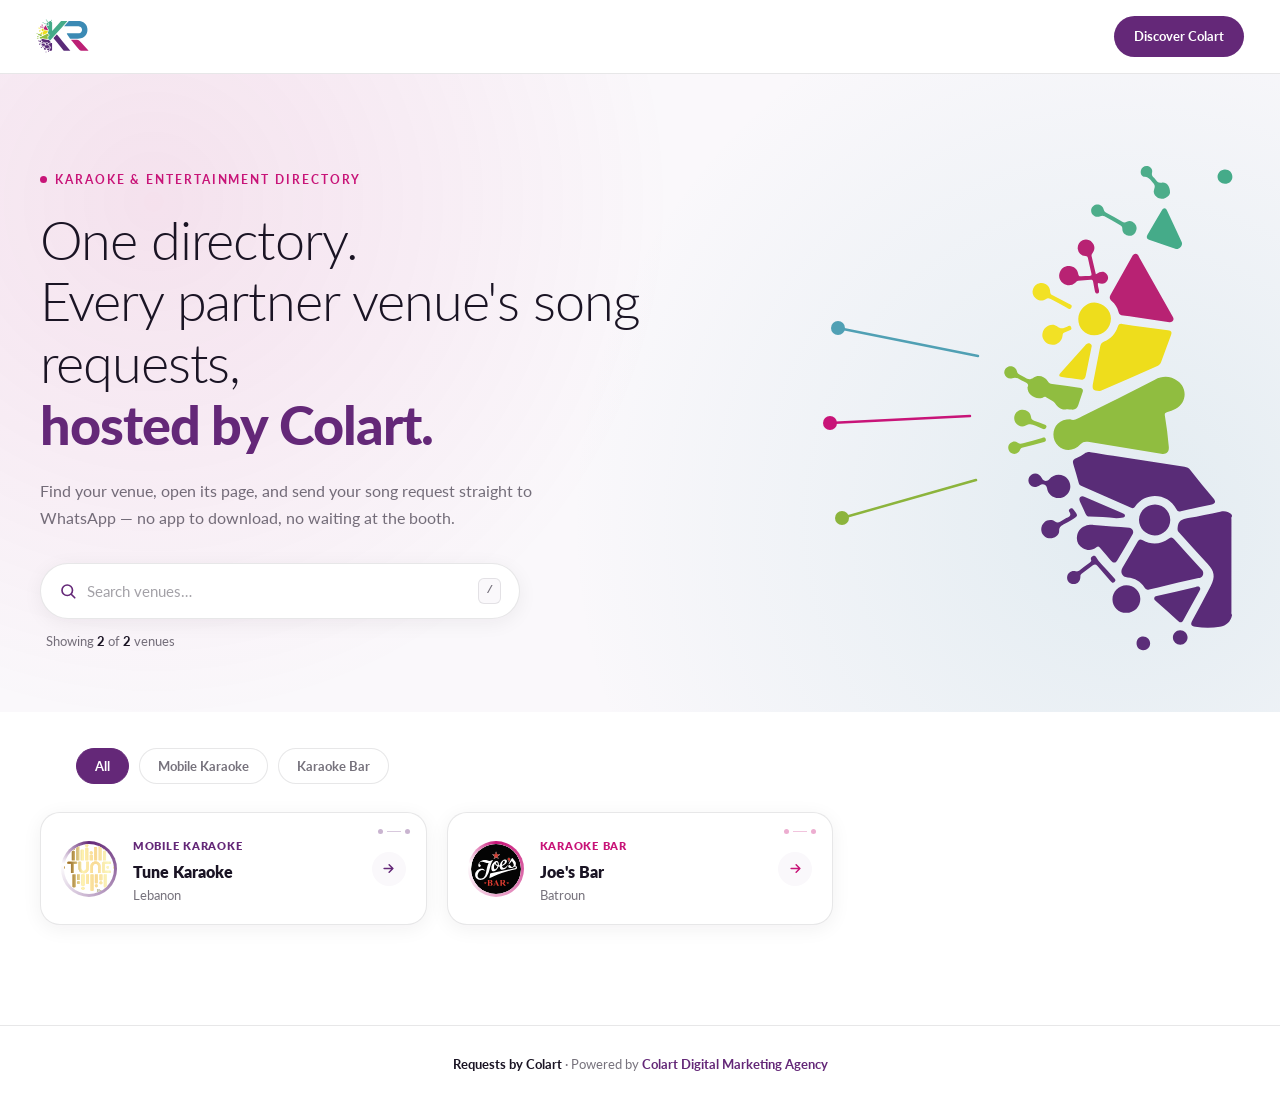
<file: index.html>
<!DOCTYPE html>
<html lang="en">
<head>
<meta charset="UTF-8">
<meta name="viewport" content="width=device-width, initial-scale=1.0">
<title>Requests by Colart | Karaoke &amp; Entertainment Venue Directory</title>
<meta name="description" content="Requests by Colart is a directory of karaoke bars and entertainment venues hosted by Colart Digital Marketing Agency — find a venue and send your song request straight to WhatsApp.">
<meta name="keywords" content="karaoke song requests, karaoke venue directory, WhatsApp song requests, karaoke bar software, Colart Digital Marketing Agency, karaoke Lebanon">
<link rel="canonical" href="https://requests.colartdigitalmarketingagency.com/">

<meta property="og:type" content="website">
<meta property="og:site_name" content="Requests by Colart">
<meta property="og:title" content="Requests by Colart | Karaoke &amp; Entertainment Venue Directory">
<meta property="og:description" content="A directory of karaoke bars and entertainment venues hosted by Colart Digital Marketing Agency — find a venue and send your song request straight to WhatsApp.">
<meta property="og:url" content="https://requests.colartdigitalmarketingagency.com/">
<meta property="og:image" content="https://requests.colartdigitalmarketingagency.com/assets/logo-full.svg">
<meta name="twitter:card" content="summary_large_image">
<meta name="twitter:title" content="Requests by Colart | Karaoke &amp; Entertainment Venue Directory">
<meta name="twitter:description" content="A directory of karaoke bars and entertainment venues hosted by Colart Digital Marketing Agency — find a venue and send your song request straight to WhatsApp.">
<meta name="twitter:image" content="https://requests.colartdigitalmarketingagency.com/assets/logo-full.svg">

<link rel="icon" type="image/svg+xml" href="assets/logo-mark.svg">

<link rel="stylesheet" href="style.css">

<script type="application/ld+json">
{
  "@context": "https://schema.org",
  "@type": "Organization",
  "name": "Requests by Colart",
  "url": "https://requests.colartdigitalmarketingagency.com/",
  "logo": "https://requests.colartdigitalmarketingagency.com/assets/logo-full.svg",
  "description": "A directory of karaoke bars and entertainment venues hosted by Colart Digital Marketing Agency.",
  "parentOrganization": {
    "@type": "Organization",
    "name": "Colart Digital Marketing Agency",
    "url": "https://colartdigitalmarketingagency.com"
  }
}
</script>
<script type="application/ld+json">
{
  "@context": "https://schema.org",
  "@type": "ItemList",
  "name": "Venues on Requests by Colart",
  "itemListElement": [
    {
      "@type": "ListItem",
      "position": 1,
      "name": "Tune Karaoke",
      "url": "https://requests.colartdigitalmarketingagency.com/tunekaraoke"
    },
    {
      "@type": "ListItem",
      "position": 2,
      "name": "Joe's Bar",
      "url": "https://requests.colartdigitalmarketingagency.com/joesbarbatroun"
    }
  ]
}
</script>
</head>
<body>

<header>
  <a href="/" class="logo" aria-label="Requests by Colart — home">
    <img src="assets/logo-full.svg" alt="Requests by Colart">
  </a>
  <a class="nav-cta" href="https://colartdigitalmarketingagency.com" target="_blank" rel="noopener">
    Discover Colart
  </a>
</header>

<section class="hero">
  <div class="hero-inner">
    <div class="hero-copy">
      <span class="hero-eyebrow">Karaoke &amp; Entertainment Directory</span>
      <h1 class="hero-title">
        <span class="line">One directory.</span>
        <span class="line">Every partner venue's song requests,</span>
        <span class="line line-final">hosted by Colart.</span>
      </h1>
      <p class="hero-sub">
        Find your venue, open its page, and send your song request straight to WhatsApp —
        no app to download, no waiting at the booth.
      </p>

      <div class="search-wrap">
        <label for="searchInput" class="visually-hidden">Search venues</label>
        <div class="search-pill">
          <svg viewBox="0 0 24 24" fill="none" stroke="currentColor" stroke-width="2.2" stroke-linecap="round" stroke-linejoin="round" aria-hidden="true">
            <circle cx="11" cy="11" r="7"/><path d="m21 21-4.35-4.35"/>
          </svg>
          <input type="text" id="searchInput" placeholder="Search venues…" autocomplete="off">
          <span class="search-kbd" aria-hidden="true">/</span>
        </div>
        <div class="search-count" id="searchCount" aria-live="polite"></div>
      </div>
    </div>

    <div class="hero-ecosystem" aria-hidden="true">
      <svg class="eco-connectors" viewBox="0 0 420 420">
        <line class="eco-line eco-line-teal" x1="18" y1="130" x2="158" y2="158"/>
        <line class="eco-line eco-line-magenta" x1="10" y1="225" x2="150" y2="218"/>
        <line class="eco-line eco-line-lime" x1="22" y1="320" x2="156" y2="282"/>
        <circle class="eco-node eco-node-teal" cx="18" cy="130" r="7"/>
        <circle class="eco-node eco-node-magenta" cx="10" cy="225" r="7"/>
        <circle class="eco-node eco-node-lime" cx="22" cy="320" r="7"/>
      </svg>
      <img class="eco-mark" src="assets/logo-mark.svg" alt="">
    </div>
  </div>
</section>

<section class="filters" id="filterChips" aria-label="Filter venues by category"></section>

<section class="cards-section">
  <div class="cards-grid" id="cardsGrid"></div>
  <div class="empty-state" id="emptyState">
    <svg viewBox="0 0 24 24" fill="none" stroke="currentColor" stroke-width="1.6" stroke-linecap="round" stroke-linejoin="round" aria-hidden="true">
      <circle cx="11" cy="11" r="7"/><path d="m21 21-4.35-4.35"/>
    </svg>
    <h3>No venues match</h3>
    <p>Try a different search term or category.</p>
  </div>
</section>

<footer>
  <div class="foot-line">
    <strong>Requests by Colart</strong> · Powered by
    <a href="https://colartdigitalmarketingagency.com" target="_blank" rel="noopener">Colart Digital Marketing Agency</a>
  </div>
</footer>

<script src="js/items.js"></script>
<script src="js/app.js"></script>
</body>
</html>
</file>
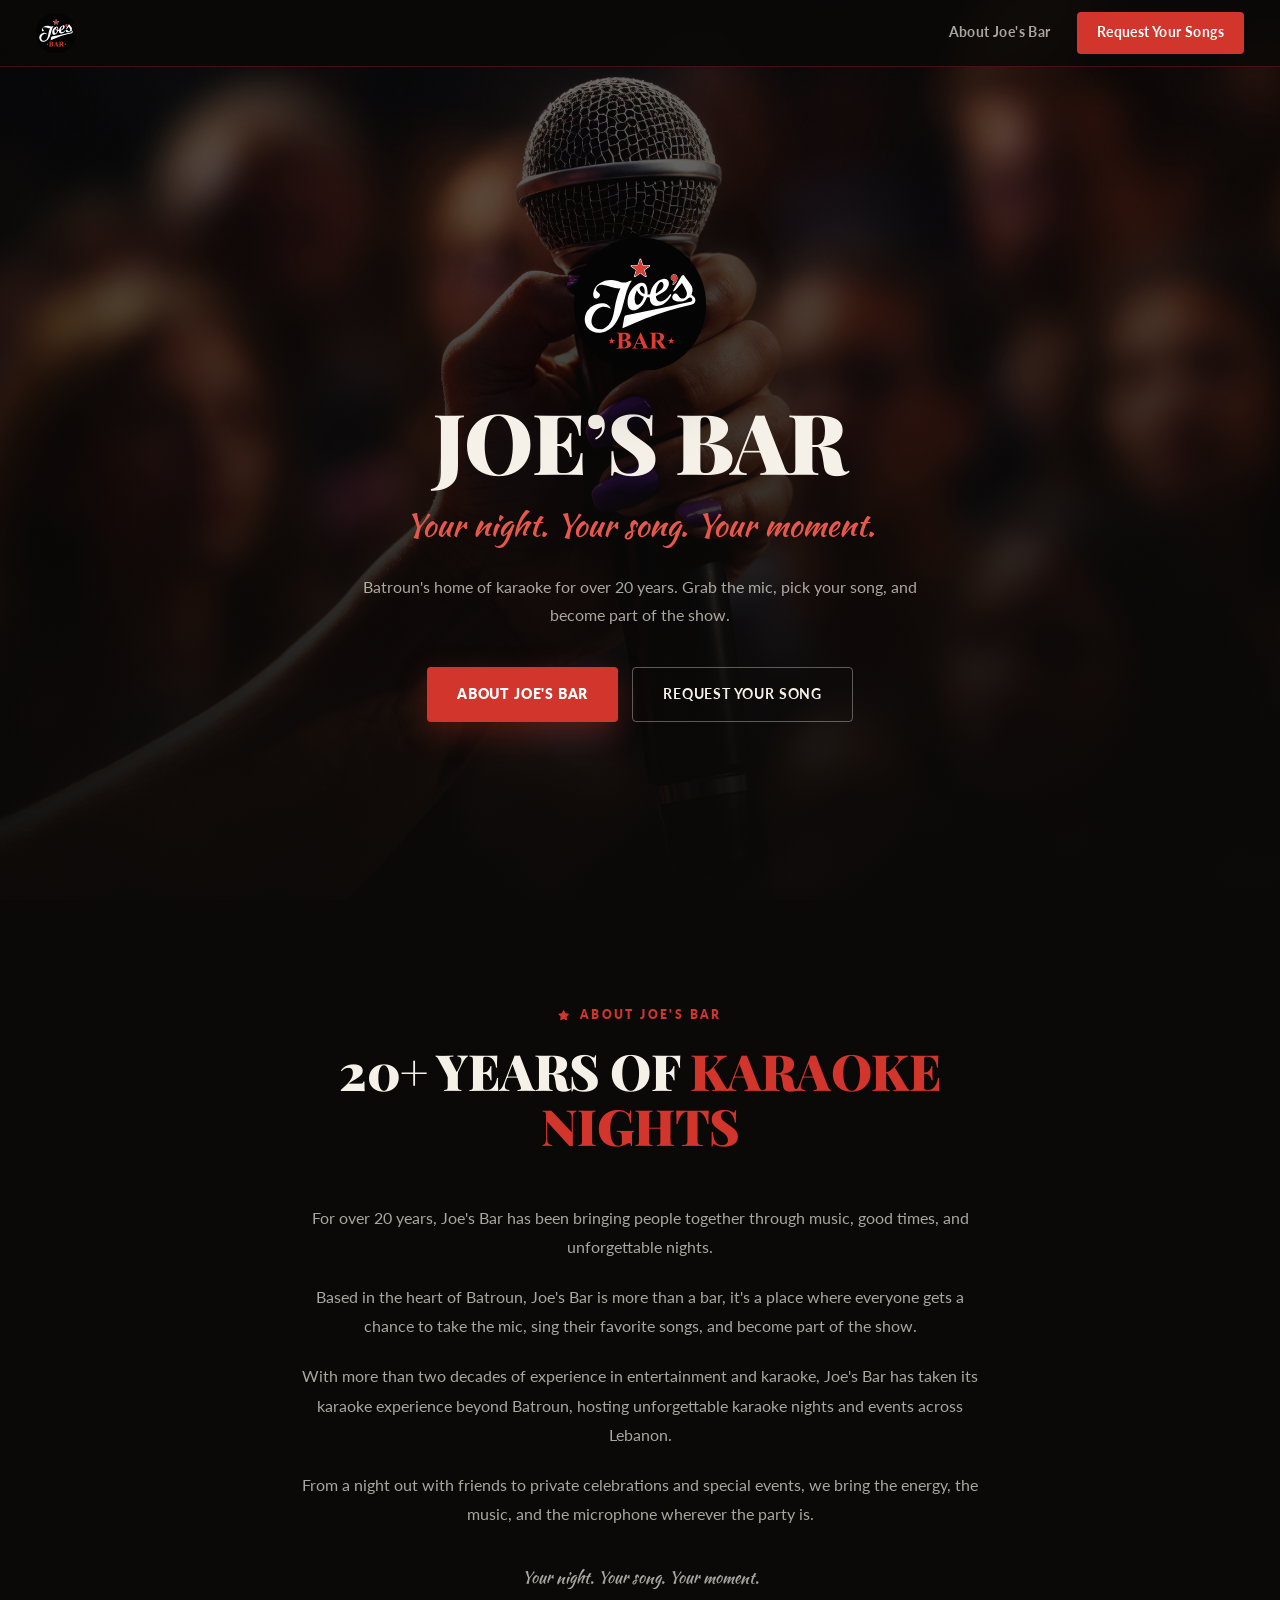
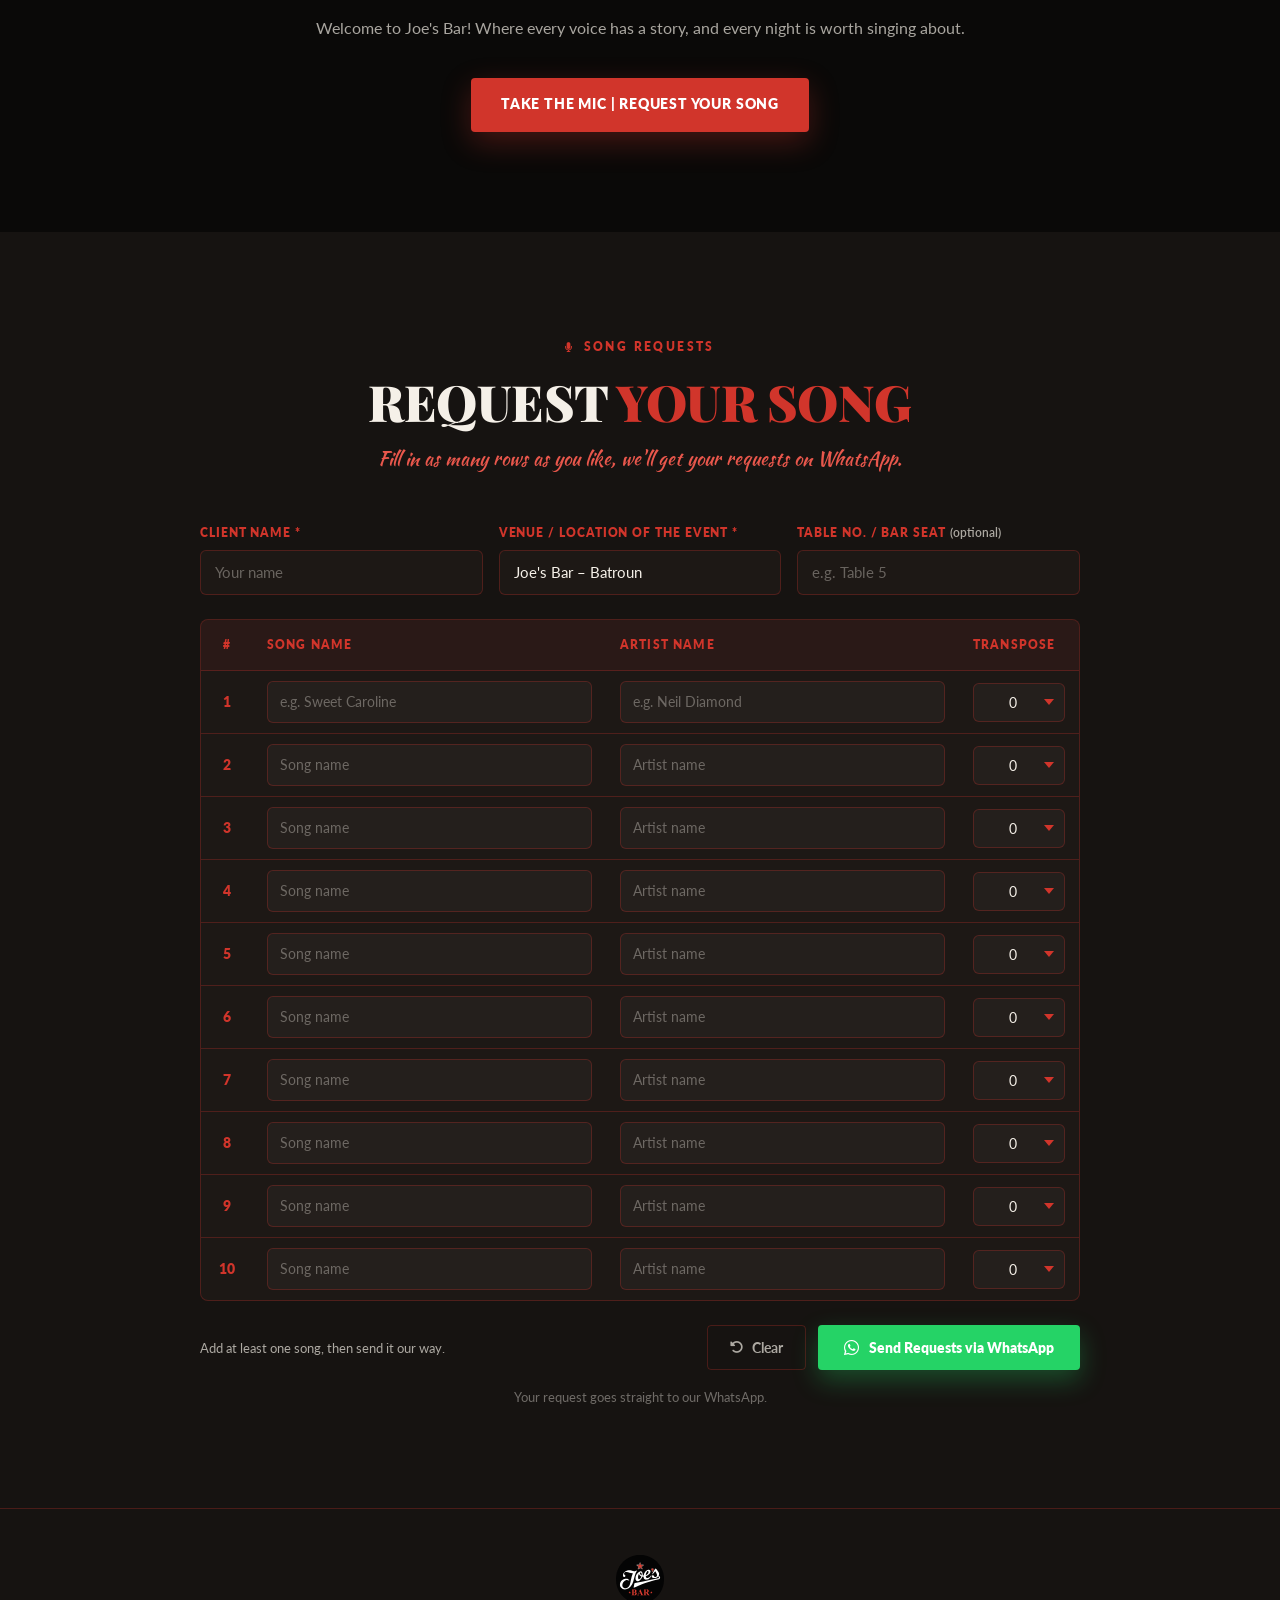
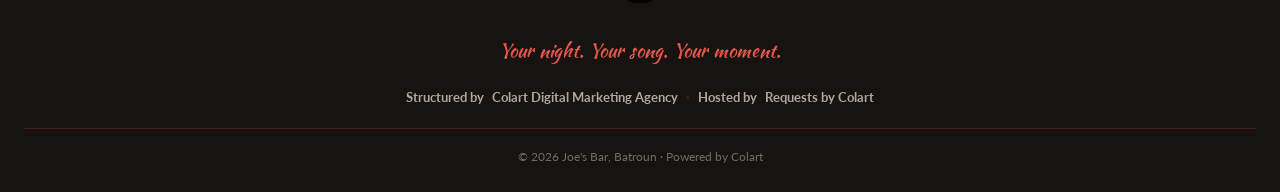
<file: joesbarbatroun/index.html>
<!DOCTYPE html>
<html lang="en">
<head>
<meta charset="UTF-8">
<meta name="viewport" content="width=device-width, initial-scale=1.0">
<title>Joe's Bar (Batroun) | Song Requests</title>
<meta name="description" content="Joe's Bar, Batroun — karaoke for over 20 years. Learn about us and request your song live.">

<!-- PLACEHOLDER FAVICON — swap assets/favicon.svg for your final export -->
<link rel="icon" type="image/svg+xml" href="assets/favicon.svg">

<link rel="preconnect" href="https://fonts.googleapis.com">
<link rel="preconnect" href="https://fonts.gstatic.com" crossorigin>
<link href="https://fonts.googleapis.com/css2?family=Playfair+Display:wght@700;800;900&family=Kaushan+Script&family=Lato:wght@300;400;500;600;700;800;900&display=swap" rel="stylesheet">
<link rel="stylesheet" href="https://cdnjs.cloudflare.com/ajax/libs/font-awesome/6.5.1/css/all.min.css">
<link rel="stylesheet" href="style.css">
</head>
<body>

<header>
  <a href="#top" class="logo" aria-label="Joe's Bar — home">
    <img src="assets/logo.svg" alt="Joe's Bar">
  </a>
  <nav class="header-nav">
    <a href="#about">About Joe's Bar</a>
    <a href="#request" class="header-cta">Request Your Songs</a>
  </nav>
</header>

<section class="hero" id="top">
  <!-- Hero background photo: assets/hero-bg.jpg -->
  <div class="hero-bg"></div>

  <div class="hero-badge">
    <img src="assets/logo.svg" alt="Joe's Bar">
  </div>

  <h1 class="hero-title">Joe&rsquo;s Bar</h1>
  <p class="hero-tagline">Your night. Your song. Your moment.</p>
  <p class="hero-sub">
    Batroun's home of karaoke for over 20 years. Grab the mic, pick your song,
    and become part of the show.
  </p>

  <div class="hero-nav-buttons">
    <a class="btn-red" href="#about">About Joe's Bar</a>
    <a class="btn-outline-red" href="#request">Request Your Song</a>
  </div>
</section>

<section class="section" id="about">
  <div class="section-head">
    <span class="section-eyebrow"><i class="fa-solid fa-star" style="font-size:10px;"></i> About Joe's Bar</span>
    <h2>20+ Years of <span class="red-text">Karaoke Nights</span></h2>
  </div>

  <div class="about-body">
    <p>
      For over 20 years, Joe's Bar has been bringing people together through music, good times, and
      unforgettable nights.
    </p>
    <p>
      Based in the heart of Batroun, Joe's Bar is more than a bar, it's a place where everyone gets a
      chance to take the mic, sing their favorite songs, and become part of the show.
    </p>
    <p>
      With more than two decades of experience in entertainment and karaoke, Joe's Bar has taken its
      karaoke experience beyond Batroun, hosting unforgettable karaoke nights and events across Lebanon.
    </p>
    <p>
      From a night out with friends to private celebrations and special events, we bring the energy, the
      music, and the microphone wherever the party is.
    </p>

    <p class="about-tagline">Your night. Your song. Your moment.</p>

    <p>
      Welcome to Joe's Bar! Where every voice has a story, and every night is worth singing about.
    </p>

    <div class="about-cta">
      <a class="btn-red" href="#request">Take the Mic | Request Your Song</a>
    </div>
  </div>
</section>

<section class="section section-alt" id="request">
  <div class="section-head">
    <span class="section-eyebrow"><i class="fa-solid fa-microphone" style="font-size:10px;"></i> Song Requests</span>
    <h2>Request <span class="red-text">Your Song</span></h2>
    <p class="kicker">Fill in as many rows as you like, we'll get your requests on WhatsApp.</p>
  </div>

  <div class="request-wrap">
    <div class="request-details">
      <div class="field">
        <label for="clientName">Client Name <span aria-hidden="true">*</span></label>
        <input type="text" id="clientName" placeholder="Your name" required>
      </div>
      <div class="field">
        <label for="venue">Venue / Location of the Event <span aria-hidden="true">*</span></label>
        <input type="text" id="venue" value="Joe's Bar – Batroun" required>
      </div>
      <div class="field">
        <label for="tableSeat">Table No. / Bar Seat <span class="optional">(optional)</span></label>
        <input type="text" id="tableSeat" placeholder="e.g. Table 5">
      </div>
    </div>

    <div class="request-table-scroll">
      <table class="request-table" id="requestTable">
        <thead>
          <tr>
            <th class="col-num">#</th>
            <th>Song Name</th>
            <th>Artist Name</th>
            <th class="col-transpose">Transpose</th>
          </tr>
        </thead>
        <tbody>
          <tr>
            <td class="row-num">1</td>
            <td><textarea class="song-input" rows="1" placeholder="e.g. Sweet Caroline" aria-label="Song name, row 1"></textarea></td>
            <td><textarea class="artist-input" rows="1" placeholder="e.g. Neil Diamond" aria-label="Artist name, row 1"></textarea></td>
            <td class="td-transpose"><select class="transpose-input" aria-label="Transpose, row 1"><option value="-3">-3</option><option value="-2">-2</option><option value="-1">-1</option><option value="0" selected>0</option><option value="+1">+1</option><option value="+2">+2</option><option value="+3">+3</option><option value="+4">+4</option></select></td>
          </tr>
          <tr>
            <td class="row-num">2</td>
            <td><textarea class="song-input" rows="1" placeholder="Song name" aria-label="Song name, row 2"></textarea></td>
            <td><textarea class="artist-input" rows="1" placeholder="Artist name" aria-label="Artist name, row 2"></textarea></td>
            <td class="td-transpose"><select class="transpose-input" aria-label="Transpose, row 2"><option value="-3">-3</option><option value="-2">-2</option><option value="-1">-1</option><option value="0" selected>0</option><option value="+1">+1</option><option value="+2">+2</option><option value="+3">+3</option><option value="+4">+4</option></select></td>
          </tr>
          <tr>
            <td class="row-num">3</td>
            <td><textarea class="song-input" rows="1" placeholder="Song name" aria-label="Song name, row 3"></textarea></td>
            <td><textarea class="artist-input" rows="1" placeholder="Artist name" aria-label="Artist name, row 3"></textarea></td>
            <td class="td-transpose"><select class="transpose-input" aria-label="Transpose, row 3"><option value="-3">-3</option><option value="-2">-2</option><option value="-1">-1</option><option value="0" selected>0</option><option value="+1">+1</option><option value="+2">+2</option><option value="+3">+3</option><option value="+4">+4</option></select></td>
          </tr>
          <tr>
            <td class="row-num">4</td>
            <td><textarea class="song-input" rows="1" placeholder="Song name" aria-label="Song name, row 4"></textarea></td>
            <td><textarea class="artist-input" rows="1" placeholder="Artist name" aria-label="Artist name, row 4"></textarea></td>
            <td class="td-transpose"><select class="transpose-input" aria-label="Transpose, row 4"><option value="-3">-3</option><option value="-2">-2</option><option value="-1">-1</option><option value="0" selected>0</option><option value="+1">+1</option><option value="+2">+2</option><option value="+3">+3</option><option value="+4">+4</option></select></td>
          </tr>
          <tr>
            <td class="row-num">5</td>
            <td><textarea class="song-input" rows="1" placeholder="Song name" aria-label="Song name, row 5"></textarea></td>
            <td><textarea class="artist-input" rows="1" placeholder="Artist name" aria-label="Artist name, row 5"></textarea></td>
            <td class="td-transpose"><select class="transpose-input" aria-label="Transpose, row 5"><option value="-3">-3</option><option value="-2">-2</option><option value="-1">-1</option><option value="0" selected>0</option><option value="+1">+1</option><option value="+2">+2</option><option value="+3">+3</option><option value="+4">+4</option></select></td>
          </tr>
          <tr>
            <td class="row-num">6</td>
            <td><textarea class="song-input" rows="1" placeholder="Song name" aria-label="Song name, row 6"></textarea></td>
            <td><textarea class="artist-input" rows="1" placeholder="Artist name" aria-label="Artist name, row 6"></textarea></td>
            <td class="td-transpose"><select class="transpose-input" aria-label="Transpose, row 6"><option value="-3">-3</option><option value="-2">-2</option><option value="-1">-1</option><option value="0" selected>0</option><option value="+1">+1</option><option value="+2">+2</option><option value="+3">+3</option><option value="+4">+4</option></select></td>
          </tr>
          <tr>
            <td class="row-num">7</td>
            <td><textarea class="song-input" rows="1" placeholder="Song name" aria-label="Song name, row 7"></textarea></td>
            <td><textarea class="artist-input" rows="1" placeholder="Artist name" aria-label="Artist name, row 7"></textarea></td>
            <td class="td-transpose"><select class="transpose-input" aria-label="Transpose, row 7"><option value="-3">-3</option><option value="-2">-2</option><option value="-1">-1</option><option value="0" selected>0</option><option value="+1">+1</option><option value="+2">+2</option><option value="+3">+3</option><option value="+4">+4</option></select></td>
          </tr>
          <tr>
            <td class="row-num">8</td>
            <td><textarea class="song-input" rows="1" placeholder="Song name" aria-label="Song name, row 8"></textarea></td>
            <td><textarea class="artist-input" rows="1" placeholder="Artist name" aria-label="Artist name, row 8"></textarea></td>
            <td class="td-transpose"><select class="transpose-input" aria-label="Transpose, row 8"><option value="-3">-3</option><option value="-2">-2</option><option value="-1">-1</option><option value="0" selected>0</option><option value="+1">+1</option><option value="+2">+2</option><option value="+3">+3</option><option value="+4">+4</option></select></td>
          </tr>
          <tr>
            <td class="row-num">9</td>
            <td><textarea class="song-input" rows="1" placeholder="Song name" aria-label="Song name, row 9"></textarea></td>
            <td><textarea class="artist-input" rows="1" placeholder="Artist name" aria-label="Artist name, row 9"></textarea></td>
            <td class="td-transpose"><select class="transpose-input" aria-label="Transpose, row 9"><option value="-3">-3</option><option value="-2">-2</option><option value="-1">-1</option><option value="0" selected>0</option><option value="+1">+1</option><option value="+2">+2</option><option value="+3">+3</option><option value="+4">+4</option></select></td>
          </tr>
          <tr>
            <td class="row-num">10</td>
            <td><textarea class="song-input" rows="1" placeholder="Song name" aria-label="Song name, row 10"></textarea></td>
            <td><textarea class="artist-input" rows="1" placeholder="Artist name" aria-label="Artist name, row 10"></textarea></td>
            <td class="td-transpose"><select class="transpose-input" aria-label="Transpose, row 10"><option value="-3">-3</option><option value="-2">-2</option><option value="-1">-1</option><option value="0" selected>0</option><option value="+1">+1</option><option value="+2">+2</option><option value="+3">+3</option><option value="+4">+4</option></select></td>
          </tr>
        </tbody>
      </table>
    </div>

    <div class="request-actions">
      <span class="request-hint" id="requestHint">Add at least one song, then send it our way.</span>
      <div class="request-buttons">
        <button type="button" class="btn-clear" id="clearBtn">
          <i class="fa-solid fa-rotate-left"></i> Clear
        </button>
        <button type="button" class="btn-whatsapp" id="sendBtn">
          <i class="fa-brands fa-whatsapp"></i> Send Requests via WhatsApp
        </button>
      </div>
    </div>
    <p class="request-note">Your request goes straight to our WhatsApp.</p>
  </div>
</section>

<!-- Thank-you confirmation modal -->
<div class="request-modal" id="requestModal" role="dialog" aria-modal="true">
  <div class="request-modal-backdrop" id="requestModalBackdrop"></div>
  <div class="request-modal-card">
    <button type="button" class="request-modal-close" id="requestModalClose" aria-label="Close">
      <i class="fa-solid fa-xmark"></i>
    </button>

    <!-- Step 2: thank you -->
    <div class="modal-step is-active" id="modalStepThanks">
      <div class="request-modal-emoji">🎤</div>
      <h3>Thank you for your request! Stay tuned for your song. The mic is on its way to you! 🎶</h3>
      <div class="modal-actions">
        <button type="button" class="btn-whatsapp" id="modalProceedBtn">
          <i class="fa-brands fa-whatsapp"></i> Proceed to WhatsApp
        </button>
      </div>
    </div>
  </div>
</div>

<footer>
  <a href="#top" class="foot-badge">
    <img src="assets/logo.svg" alt="Joe's Bar">
  </a>
  <div class="foot-tagline">Your night. Your song. Your moment.</div>
  <div class="foot-credits">
    <span>Structured by</span>
    <a href="https://colartdigitalmarketingagency.com" target="_blank" rel="noopener">Colart Digital Marketing Agency</a>
    <span class="sep">&middot;</span>
    <span>Hosted by</span>
    <a href="/">Requests by Colart</a>
  </div>
  <div class="foot-bottom">&copy; <span id="year"></span> Joe's Bar, Batroun &middot; Powered by Colart</div>
</footer>

<script>
  // All requests are received on this single WhatsApp number
  const REQUEST_PHONE = "96181755884";

  document.getElementById('year').textContent = new Date().getFullYear();

  const rows = Array.from(document.querySelectorAll('#requestTable tbody tr'));
  const hint = document.getElementById('requestHint');
  const nameInput = document.getElementById('clientName');
  const venueInput = document.getElementById('venue');
  const tableSeatInput = document.getElementById('tableSeat');

  const modal = document.getElementById('requestModal');
  const modalProceedBtn = document.getElementById('modalProceedBtn');
  const modalCloseBtn = document.getElementById('requestModalClose');
  const modalBackdrop = document.getElementById('requestModalBackdrop');

  let pendingMessage = null;

  function resetForm() {
    nameInput.value = '';
    venueInput.value = "Joe's Bar – Batroun";
    tableSeatInput.value = '';
    rows.forEach(row => {
      row.querySelector('.song-input').value = '';
      row.querySelector('.artist-input').value = '';
      row.querySelector('.transpose-input').value = '0';
    });
    [nameInput, venueInput].forEach(el => el.classList.remove('field-error'));
    hint.textContent = 'Add at least one song, then send it our way.';
    hint.style.color = '';
  }

  function openModal() {
    modal.classList.add('is-open');
  }
  function closeModal() {
    modal.classList.remove('is-open');
  }

  document.getElementById('clearBtn').addEventListener('click', resetForm);

  document.getElementById('sendBtn').addEventListener('click', () => {
    const name = nameInput.value.trim();
    const venue = venueInput.value.trim();
    const tableSeat = tableSeatInput.value.trim();

    nameInput.classList.toggle('field-error', !name);
    venueInput.classList.toggle('field-error', !venue);

    if (!name || !venue) {
      hint.textContent = 'Please fill in your name and the venue before sending.';
      hint.style.color = '#e8574c';
      return;
    }

    const entries = [];
    rows.forEach((row) => {
      const song = row.querySelector('.song-input').value.trim();
      const artist = row.querySelector('.artist-input').value.trim();
      const transpose = row.querySelector('.transpose-input').value.trim();
      if (!song) return;

      let line = `${entries.length + 1}. ${song}`;
      if (artist) line += ` – ${artist}`;
      if (transpose && transpose !== '0') {
        const sign = transpose.startsWith('-') || transpose.startsWith('+') ? '' : '+';
        line += ` (Transpose: ${sign}${transpose})`;
      }
      entries.push(line);
    });

    if (entries.length === 0) {
      hint.textContent = 'Please add at least one song before sending.';
      hint.style.color = '#e8574c';
      return;
    }

    pendingMessage = { name, venue, tableSeat, entries };
    openModal();
  });

  modalProceedBtn.addEventListener('click', () => {
    if (!pendingMessage) { closeModal(); return; }

    const { name, venue, tableSeat, entries } = pendingMessage;

    let message = `Hi! \u{1F3A4} New song request from ${name} at ${venue}`;
    if (tableSeat) message += ` (Table/Seat: ${tableSeat})`;
    message += `:\n\n` + entries.join('\n') + `\n\nThank you!`;

    const url = `https://wa.me/${REQUEST_PHONE}?text=${encodeURIComponent(message)}`;
    window.open(url, '_blank', 'noopener');

    closeModal();
    resetForm();
    pendingMessage = null;
  });

  modalCloseBtn.addEventListener('click', closeModal);
  modalBackdrop.addEventListener('click', closeModal);
  document.addEventListener('keydown', (e) => {
    if (e.key === 'Escape' && modal.classList.contains('is-open')) closeModal();
  });
</script>
</body>
</html>
</file>
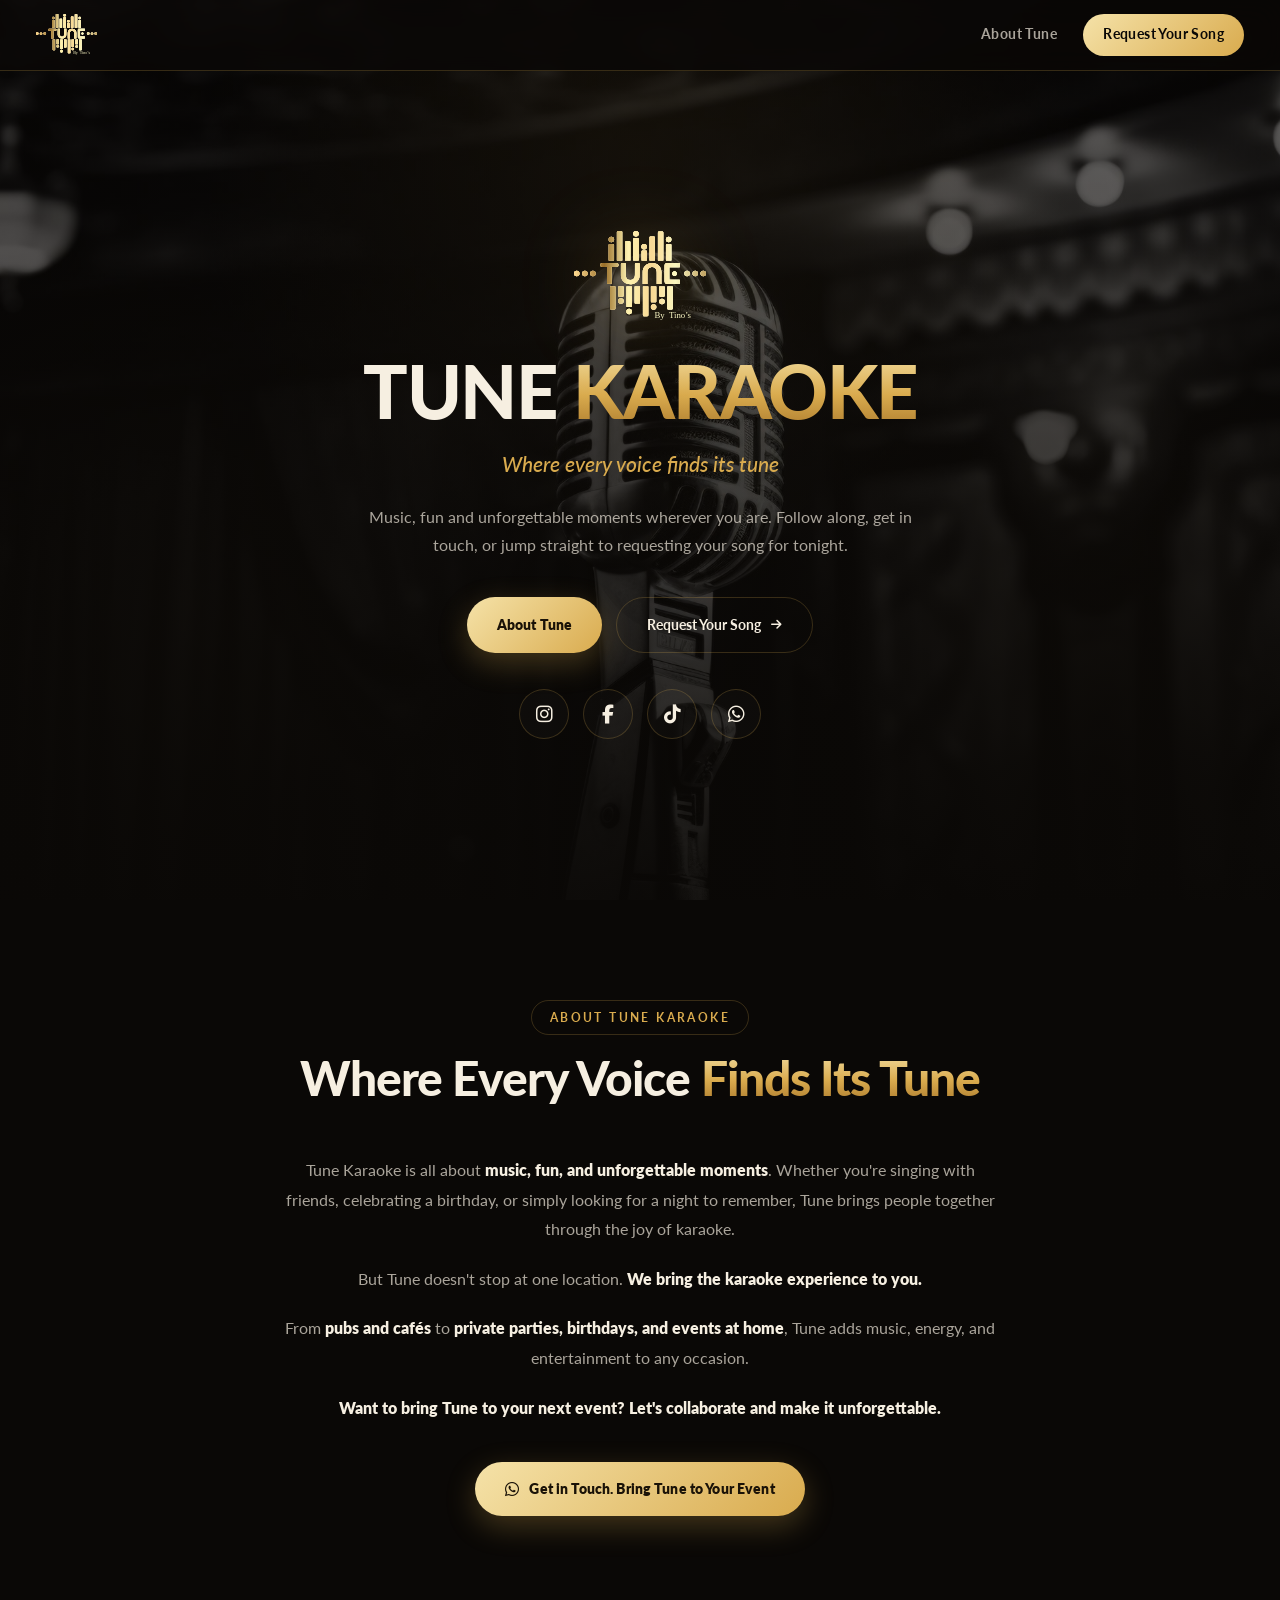
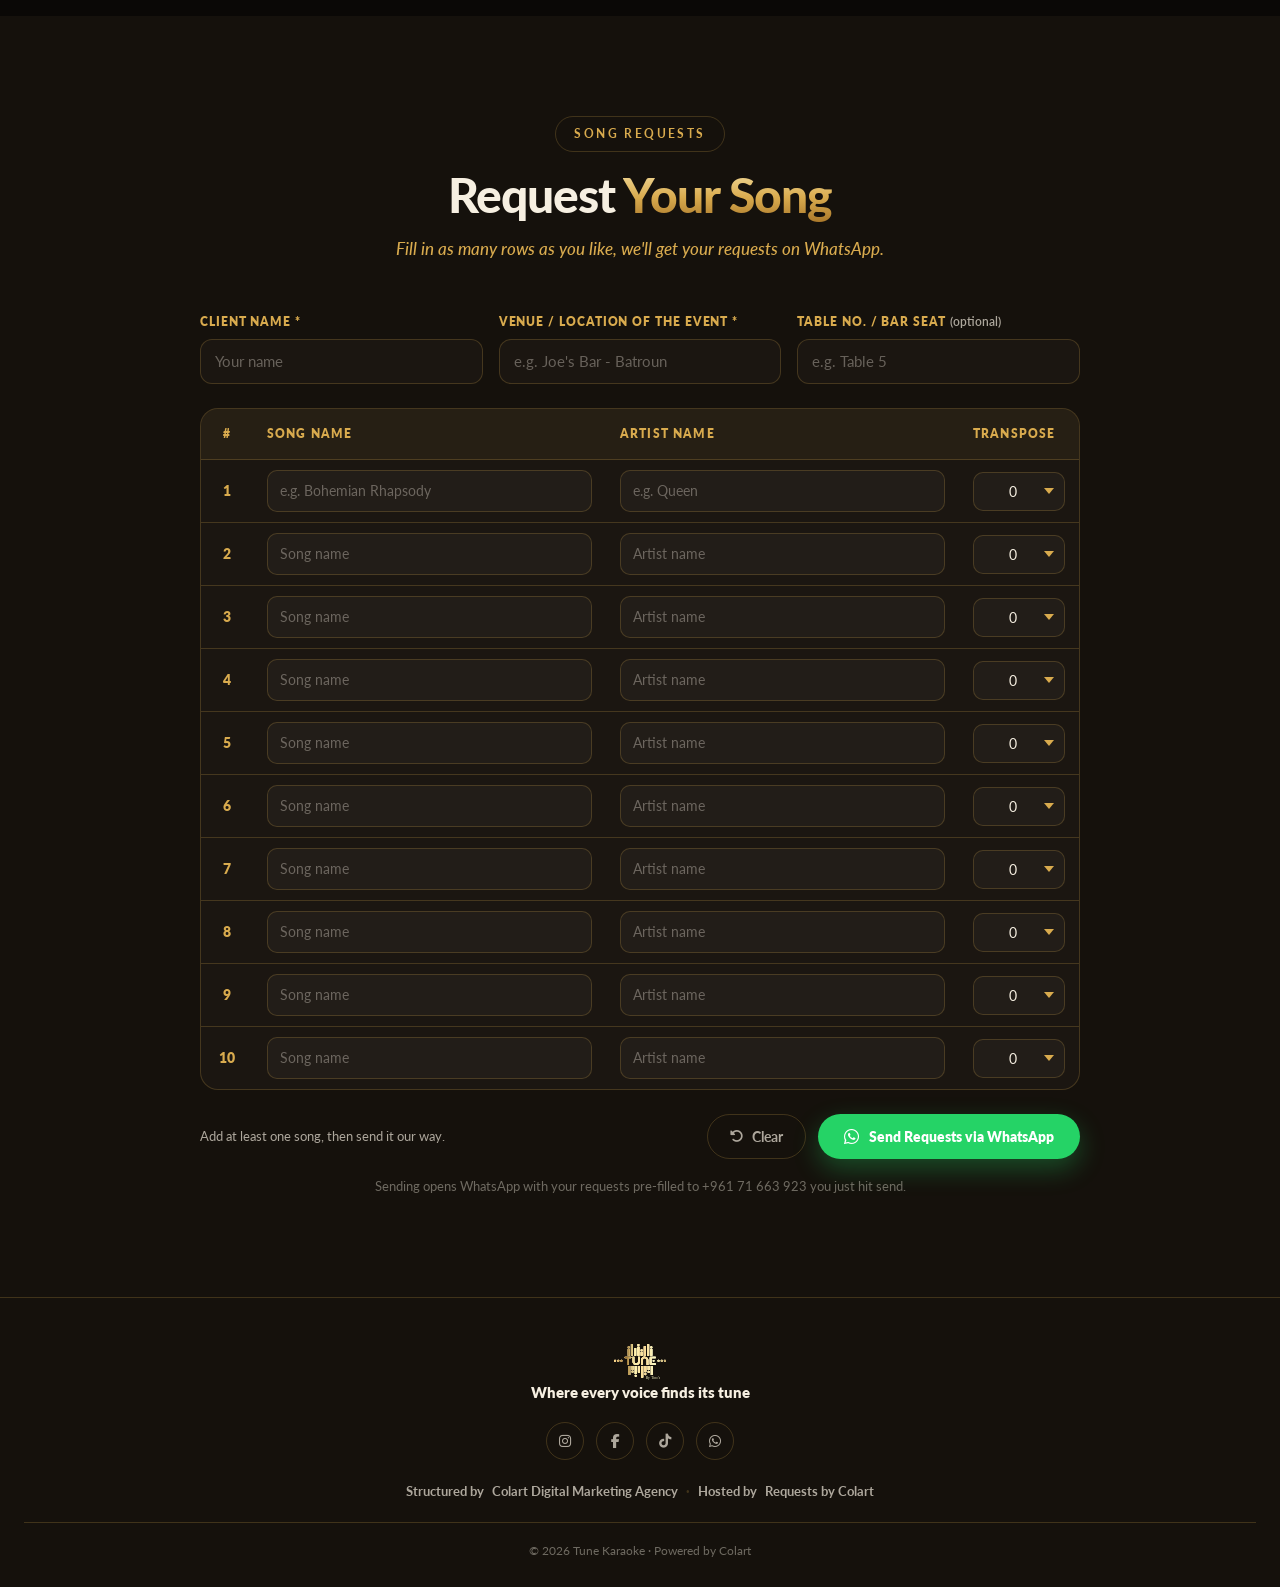
<file: tunekaraoke/index.html>
<!DOCTYPE html>
<html lang="en">
<head>
<meta charset="UTF-8">
<meta name="viewport" content="width=device-width, initial-scale=1.0">
<title>Tune Karaoke | Song Requests</title>
<meta name="description" content="Tune Karaoke | where every voice finds its tune. Follow us, book Tune for your next event, and request your songs live.">

<!-- PLACEHOLDER FAVICON — swap assets/favicon.svg for your final export -->
<link rel="icon" type="image/svg+xml" href="assets/favicon.svg">

<link rel="preconnect" href="https://fonts.googleapis.com">
<link rel="preconnect" href="https://fonts.gstatic.com" crossorigin>
<link href="https://fonts.googleapis.com/css2?family=Lato:wght@300;400;500;600;700;800;900&display=swap" rel="stylesheet">
<link rel="stylesheet" href="https://cdnjs.cloudflare.com/ajax/libs/font-awesome/6.5.1/css/all.min.css">
<link rel="stylesheet" href="style.css">
</head>
<body>

<header>
  <a href="#top" class="logo" aria-label="Tune Karaoke | home">
    <!-- Recreated placeholder — swap for your real logo file, see assets/logo.svg -->
    <img src="assets/logo.svg" alt="Tune Karaoke">
  </a>
  <nav class="header-nav">
    <a href="#about">About Tune</a>
    <a href="#request" class="header-cta">Request Your Song</a>
  </nav>
</header>

<section class="hero" id="top">
  <!-- Hero background photo: assets/hero-bg.jpg -->
  <div class="hero-bg"></div>

  <div class="hero-logo">
    <img src="assets/logo.svg" alt="Tune Karaoke">
  </div>

  <h1 class="hero-title">TUNE <span class="gold-text">KARAOKE</span></h1>
  <p class="hero-tagline">Where every voice finds its tune</p>
  <p class="hero-sub">
    Music, fun and unforgettable moments  wherever you are. Follow along, get in touch,
    or jump straight to requesting your song for tonight.
  </p>

  <div class="hero-nav-buttons">
    <a class="btn-gold" href="#about">About Tune</a>
    <a class="btn-outline-gold" href="#request">Request Your Song <i class="fa-solid fa-arrow-right" style="font-size:12px;"></i></a>
  </div>

  <div class="hero-socials">
    <a class="social-btn instagram" href="https://instagram.com/tune.karaoke.lb" target="_blank" rel="noopener" aria-label="Tune Karaoke on Instagram">
      <i class="fa-brands fa-instagram"></i>
    </a>
    <a class="social-btn facebook" href="https://facebook.com/tune.karaoke.lb" target="_blank" rel="noopener" aria-label="Tune Karaoke on Facebook">
      <i class="fa-brands fa-facebook-f"></i>
    </a>
    <a class="social-btn tiktok" href="https://tiktok.com/@tune.karaoke.lb" target="_blank" rel="noopener" aria-label="Tune Karaoke on TikTok">
      <i class="fa-brands fa-tiktok"></i>
    </a>
    <a class="social-btn whatsapp" href="https://wa.me/96171663923" target="_blank" rel="noopener" aria-label="Message Tune Karaoke on WhatsApp">
      <i class="fa-brands fa-whatsapp"></i>
    </a>
  </div>
</section>

<section class="section" id="about">
  <div class="section-head">
    <span class="section-eyebrow">About Tune Karaoke</span>
    <h2>Where Every Voice <span class="gold-text">Finds Its Tune</span></h2>
  </div>

  <div class="about-body">
    <p>
      Tune Karaoke is all about <strong>music, fun, and unforgettable moments</strong>. Whether you're
      singing with friends, celebrating a birthday, or simply looking for a night to remember, Tune
      brings people together through the joy of karaoke.
    </p>
    <p>But Tune doesn't stop at one location. <strong>We bring the karaoke experience to you.</strong></p>
    <p>
      From <strong>pubs and cafés</strong> to <strong>private parties, birthdays, and events at home</strong>,
      Tune adds music, energy, and entertainment to any occasion.
    </p>
    <p><strong>Want to bring Tune to your next event? Let's collaborate and make it unforgettable.</strong></p>

    <div class="about-cta">
      <a class="btn-gold" href="https://wa.me/96171663923" target="_blank" rel="noopener">
        <i class="fa-brands fa-whatsapp" style="font-size:16px;"></i> Get in Touch. Bring Tune to Your Event
      </a>
    </div>
  </div>
</section>

<section class="section section-alt" id="request">
  <div class="section-head">
    <span class="section-eyebrow">Song Requests</span>
    <h2>Request <span class="gold-text">Your Song</span></h2>
    <p class="kicker">Fill in as many rows as you like, we'll get your requests on WhatsApp.</p>
  </div>

  <div class="request-wrap">
    <div class="request-details">
      <div class="field">
        <label for="clientName">Client Name <span aria-hidden="true">*</span></label>
        <input type="text" id="clientName" placeholder="Your name" required>
      </div>
      <div class="field">
        <label for="venue">Venue / Location of the Event <span aria-hidden="true">*</span></label>
        <input type="text" id="venue" placeholder="e.g. Joe's Bar - Batroun" required>
      </div>
      <div class="field">
        <label for="tableSeat">Table No. / Bar Seat <span class="optional">(optional)</span></label>
        <input type="text" id="tableSeat" placeholder="e.g. Table 5">
      </div>
    </div>

    <div class="request-table-scroll">
        <table class="request-table" id="requestTable">
        <thead>
          <tr>
            <th class="col-num">#</th>
            <th>Song Name</th>
            <th>Artist Name</th>
            <th class="col-transpose">Transpose</th>
          </tr>
        </thead>
        <tbody>
          <!-- 10 request rows -->
          <tr>
            <td class="row-num">1</td>
            <td><textarea class="song-input" rows="1" placeholder="e.g. Bohemian Rhapsody" aria-label="Song name, row 1"></textarea></td>
            <td><textarea class="artist-input" rows="1" placeholder="e.g. Queen" aria-label="Artist name, row 1"></textarea></td>
            <td class="td-transpose"><select class="transpose-input" aria-label="Transpose, row 1"><option value="-3">-3</option><option value="-2">-2</option><option value="-1">-1</option><option value="0" selected>0</option><option value="+1">+1</option><option value="+2">+2</option><option value="+3">+3</option><option value="+4">+4</option></select></td>
          </tr>
          <tr>
            <td class="row-num">2</td>
            <td><textarea class="song-input" rows="1" placeholder="Song name" aria-label="Song name, row 2"></textarea></td>
            <td><textarea class="artist-input" rows="1" placeholder="Artist name" aria-label="Artist name, row 2"></textarea></td>
            <td class="td-transpose"><select class="transpose-input" aria-label="Transpose, row 2"><option value="-3">-3</option><option value="-2">-2</option><option value="-1">-1</option><option value="0" selected>0</option><option value="+1">+1</option><option value="+2">+2</option><option value="+3">+3</option><option value="+4">+4</option></select></td>
          </tr>
          <tr>
            <td class="row-num">3</td>
            <td><textarea class="song-input" rows="1" placeholder="Song name" aria-label="Song name, row 3"></textarea></td>
            <td><textarea class="artist-input" rows="1" placeholder="Artist name" aria-label="Artist name, row 3"></textarea></td>
            <td class="td-transpose"><select class="transpose-input" aria-label="Transpose, row 3"><option value="-3">-3</option><option value="-2">-2</option><option value="-1">-1</option><option value="0" selected>0</option><option value="+1">+1</option><option value="+2">+2</option><option value="+3">+3</option><option value="+4">+4</option></select></td>
          </tr>
          <tr>
            <td class="row-num">4</td>
            <td><textarea class="song-input" rows="1" placeholder="Song name" aria-label="Song name, row 4"></textarea></td>
            <td><textarea class="artist-input" rows="1" placeholder="Artist name" aria-label="Artist name, row 4"></textarea></td>
            <td class="td-transpose"><select class="transpose-input" aria-label="Transpose, row 4"><option value="-3">-3</option><option value="-2">-2</option><option value="-1">-1</option><option value="0" selected>0</option><option value="+1">+1</option><option value="+2">+2</option><option value="+3">+3</option><option value="+4">+4</option></select></td>
          </tr>
          <tr>
            <td class="row-num">5</td>
            <td><textarea class="song-input" rows="1" placeholder="Song name" aria-label="Song name, row 5"></textarea></td>
            <td><textarea class="artist-input" rows="1" placeholder="Artist name" aria-label="Artist name, row 5"></textarea></td>
            <td class="td-transpose"><select class="transpose-input" aria-label="Transpose, row 5"><option value="-3">-3</option><option value="-2">-2</option><option value="-1">-1</option><option value="0" selected>0</option><option value="+1">+1</option><option value="+2">+2</option><option value="+3">+3</option><option value="+4">+4</option></select></td>
          </tr>
          <tr>
            <td class="row-num">6</td>
            <td><textarea class="song-input" rows="1" placeholder="Song name" aria-label="Song name, row 6"></textarea></td>
            <td><textarea class="artist-input" rows="1" placeholder="Artist name" aria-label="Artist name, row 6"></textarea></td>
            <td class="td-transpose"><select class="transpose-input" aria-label="Transpose, row 6"><option value="-3">-3</option><option value="-2">-2</option><option value="-1">-1</option><option value="0" selected>0</option><option value="+1">+1</option><option value="+2">+2</option><option value="+3">+3</option><option value="+4">+4</option></select></td>
          </tr>
          <tr>
            <td class="row-num">7</td>
            <td><textarea class="song-input" rows="1" placeholder="Song name" aria-label="Song name, row 7"></textarea></td>
            <td><textarea class="artist-input" rows="1" placeholder="Artist name" aria-label="Artist name, row 7"></textarea></td>
            <td class="td-transpose"><select class="transpose-input" aria-label="Transpose, row 7"><option value="-3">-3</option><option value="-2">-2</option><option value="-1">-1</option><option value="0" selected>0</option><option value="+1">+1</option><option value="+2">+2</option><option value="+3">+3</option><option value="+4">+4</option></select></td>
          </tr>
          <tr>
            <td class="row-num">8</td>
            <td><textarea class="song-input" rows="1" placeholder="Song name" aria-label="Song name, row 8"></textarea></td>
            <td><textarea class="artist-input" rows="1" placeholder="Artist name" aria-label="Artist name, row 8"></textarea></td>
            <td class="td-transpose"><select class="transpose-input" aria-label="Transpose, row 8"><option value="-3">-3</option><option value="-2">-2</option><option value="-1">-1</option><option value="0" selected>0</option><option value="+1">+1</option><option value="+2">+2</option><option value="+3">+3</option><option value="+4">+4</option></select></td>
          </tr>
          <tr>
            <td class="row-num">9</td>
            <td><textarea class="song-input" rows="1" placeholder="Song name" aria-label="Song name, row 9"></textarea></td>
            <td><textarea class="artist-input" rows="1" placeholder="Artist name" aria-label="Artist name, row 9"></textarea></td>
            <td class="td-transpose"><select class="transpose-input" aria-label="Transpose, row 9"><option value="-3">-3</option><option value="-2">-2</option><option value="-1">-1</option><option value="0" selected>0</option><option value="+1">+1</option><option value="+2">+2</option><option value="+3">+3</option><option value="+4">+4</option></select></td>
          </tr>
          <tr>
            <td class="row-num">10</td>
            <td><textarea class="song-input" rows="1" placeholder="Song name" aria-label="Song name, row 10"></textarea></td>
            <td><textarea class="artist-input" rows="1" placeholder="Artist name" aria-label="Artist name, row 10"></textarea></td>
            <td class="td-transpose"><select class="transpose-input" aria-label="Transpose, row 10"><option value="-3">-3</option><option value="-2">-2</option><option value="-1">-1</option><option value="0" selected>0</option><option value="+1">+1</option><option value="+2">+2</option><option value="+3">+3</option><option value="+4">+4</option></select></td>
          </tr>
        </tbody>
      </table>
    </div>

    <div class="request-actions">
      <span class="request-hint" id="requestHint">Add at least one song, then send it our way.</span>
      <div class="request-buttons">
        <button type="button" class="btn-clear" id="clearBtn">
          <i class="fa-solid fa-rotate-left"></i> Clear
        </button>
        <button type="button" class="btn-whatsapp" id="sendBtn">
          <i class="fa-brands fa-whatsapp"></i> Send Requests via WhatsApp
        </button>
      </div>
    </div>
    <p class="request-note">Sending opens WhatsApp with your requests pre-filled to +961 71 663 923 you just hit send.</p>
  </div>
</section>

<!-- "Thank you" confirmation modal, shown after Send Requests via WhatsApp -->
<div class="request-modal" id="requestModal" role="dialog" aria-modal="true" aria-labelledby="requestModalTitle">
  <div class="request-modal-backdrop" id="requestModalBackdrop"></div>
  <div class="request-modal-card">
    <button type="button" class="request-modal-close" id="requestModalClose" aria-label="Close">
      <i class="fa-solid fa-xmark"></i>
    </button>
    <div class="request-modal-emoji">🎤</div>
    <h3 id="requestModalTitle">Thank you for your request! Stay tuned for your song. The mic is on its way to you! 🎶</h3>
    <div class="request-modal-actions">
      <button type="button" class="btn-whatsapp" id="modalProceedBtn">
        <i class="fa-brands fa-whatsapp"></i> Proceed to WhatsApp
      </button>
    </div>
  </div>
</div>

<footer>
  <a href="#top" class="foot-logo">
    <img src="assets/logo.svg" alt="Tune Karaoke" style="margin:0 auto;">
  </a>
  <div class="foot-tagline">Where every voice finds its tune</div>
  <div class="foot-socials">
    <a href="https://instagram.com/tune.karaoke.lb" target="_blank" rel="noopener" aria-label="Instagram"><i class="fa-brands fa-instagram"></i></a>
    <a href="https://facebook.com/tune.karaoke.lb" target="_blank" rel="noopener" aria-label="Facebook"><i class="fa-brands fa-facebook-f"></i></a>
    <a href="https://tiktok.com/@tune.karaoke.lb" target="_blank" rel="noopener" aria-label="TikTok"><i class="fa-brands fa-tiktok"></i></a>
    <a href="https://wa.me/96171663923" target="_blank" rel="noopener" aria-label="WhatsApp"><i class="fa-brands fa-whatsapp"></i></a>
  </div>
  <div class="foot-credits">
    <span>Structured by</span>
    <a href="https://colartdigitalmarketingagency.com" target="_blank" rel="noopener">Colart Digital Marketing Agency</a>
    <span class="sep">&middot;</span>
    <span>Hosted by</span>
    <a href="/">Requests by Colart</a>
  </div>
  <div class="foot-bottom">&copy; <span id="year"></span> Tune Karaoke &middot; Powered by Colart</div>
</footer>

<script>
  document.getElementById('year').textContent = new Date().getFullYear();

  const WHATSAPP_NUMBER = '96171663923';
  const rows = Array.from(document.querySelectorAll('#requestTable tbody tr'));
  const hint = document.getElementById('requestHint');
  const nameInput = document.getElementById('clientName');
  const venueInput = document.getElementById('venue');
  const tableSeatInput = document.getElementById('tableSeat');

  const modal = document.getElementById('requestModal');
  const modalProceedBtn = document.getElementById('modalProceedBtn');
  const modalCloseBtn = document.getElementById('requestModalClose');
  const modalBackdrop = document.getElementById('requestModalBackdrop');
  let pendingWhatsAppUrl = null;

  function resetForm() {
    nameInput.value = '';
    venueInput.value = '';
    tableSeatInput.value = '';
    rows.forEach(row => {
      row.querySelector('.song-input').value = '';
      row.querySelector('.artist-input').value = '';
      row.querySelector('.transpose-input').value = '';
    });
    [nameInput, venueInput].forEach(el => el.classList.remove('field-error'));
    hint.textContent = 'Add at least one song, then send it our way.';
    hint.style.color = '';
  }

  function openModal(url) {
    pendingWhatsAppUrl = url;
    modal.classList.add('is-open');
  }
  function closeModal() {
    modal.classList.remove('is-open');
  }

  document.getElementById('clearBtn').addEventListener('click', resetForm);

  document.getElementById('sendBtn').addEventListener('click', () => {
    const name = nameInput.value.trim();
    const venue = venueInput.value.trim();
    const tableSeat = tableSeatInput.value.trim();

    nameInput.classList.toggle('field-error', !name);
    venueInput.classList.toggle('field-error', !venue);

    if (!name || !venue) {
      hint.textContent = 'Please fill in your name and the venue before sending.';
      hint.style.color = '#e0574d';
      return;
    }

    const entries = [];
    rows.forEach((row) => {
      const song = row.querySelector('.song-input').value.trim();
      const artist = row.querySelector('.artist-input').value.trim();
      const transpose = row.querySelector('.transpose-input').value.trim();
      if (!song) return;

      let line = `${entries.length + 1}. ${song}`;
      if (artist) line += ` – ${artist}`;
      if (transpose && transpose !== '0') {
        const sign = transpose.startsWith('-') || transpose.startsWith('+') ? '' : '+';
        line += ` (Transpose: ${sign}${transpose})`;
      }
      entries.push(line);
    });

    if (entries.length === 0) {
      hint.textContent = 'Please add at least one song before sending.';
      hint.style.color = '#e0574d';
      return;
    }

    let message = `Hi Tune Karaoke! \u{1F3A4}\nName: ${name}\nVenue: ${venue}`;
    if (tableSeat) message += `\nTable/Seat: ${tableSeat}`;
    message += `\n\nSong request${entries.length > 1 ? 's' : ''}:\n` + entries.join('\n') + `\n\nThank you!`;

    const url = `https://wa.me/${WHATSAPP_NUMBER}?text=${encodeURIComponent(message)}`;
    openModal(url);
  });

  modalProceedBtn.addEventListener('click', () => {
    if (pendingWhatsAppUrl) window.open(pendingWhatsAppUrl, '_blank', 'noopener');
    closeModal();
    resetForm();
  });
  modalCloseBtn.addEventListener('click', closeModal);
  modalBackdrop.addEventListener('click', closeModal);
  document.addEventListener('keydown', (e) => {
    if (e.key === 'Escape' && modal.classList.contains('is-open')) closeModal();
  });
</script>
</body>
</html>
</file>
<file: style.css>
/* ===========================================================
   REQUESTS BY COLART — directory hub
   requests.colartdigitalmarketingagency.com
   Lightweight standalone stylesheet built from the Colart brand
   tokens below. Intentionally does NOT import the full Colart
   site stylesheet — only what this page needs.
=============================================================== */

/* ---- Fonts ---- */
@import url('https://fonts.googleapis.com/css2?family=Lato:wght@300;400;700;900&family=Noto+Kufi+Arabic:wght@400;700&display=swap');

:root {
  /* Brand colors */
  --purple:     #642878;
  --purple-dk:  #4a1d59;
  --magenta:    #c81478;
  --teal:       #50a0b4;
  --mint:       #64a08c;
  --lime:       #8cb43c;
  --yellow:     #dcdc3c;
  --ink:        #1a1424;
  --bg-soft:    #faf8fb;

  --bg:         #ffffff;
  --card:       #ffffff;
  --line:       rgba(26, 20, 36, .10);
  --muted:      rgba(26, 20, 36, .60);
  --shadow:     0 4px 20px rgba(26, 20, 36, .06);
  --shadow-lg:  0 20px 44px rgba(100, 40, 120, .16);

  --font-en: 'Lato', system-ui, sans-serif;
  --font-ar: 'Noto Kufi Arabic', 'Lato', system-ui, sans-serif;

  /* accent palette cycled by JS for auto-assigned card rings */
  --accent-0: var(--purple);
  --accent-1: var(--magenta);
  --accent-2: var(--teal);
  --accent-3: var(--mint);
  --accent-4: var(--lime);
}

/* ---- Reset / base ---- */
* { margin: 0; padding: 0; box-sizing: border-box; }
html { scroll-behavior: smooth; }
html, body { background: var(--bg); color: var(--ink); overflow-x: hidden; }
body {
  font-family: var(--font-en);
  line-height: 1.6;
  -webkit-font-smoothing: antialiased;
  -moz-osx-font-smoothing: grayscale;
}
[lang="ar"], .rtl { font-family: var(--font-ar); direction: rtl; }
a { color: inherit; text-decoration: none; }
img, svg { max-width: 100%; display: block; }
button { font-family: inherit; cursor: pointer; }
ul { list-style: none; }
::selection { background: var(--magenta); color: #fff; }
:focus-visible { outline: 2.5px solid var(--purple); outline-offset: 3px; }

.visually-hidden {
  position: absolute; width: 1px; height: 1px;
  padding: 0; margin: -1px; overflow: hidden;
  clip: rect(0, 0, 0, 0); white-space: nowrap; border: 0;
}

/* ===========================================
   HEADER
=========================================== */
header {
  position: sticky;
  top: 0;
  z-index: 50;
  display: flex;
  justify-content: space-between;
  align-items: center;
  gap: 16px;
  padding: 16px 36px;
  background: rgba(255, 255, 255, .88);
  backdrop-filter: blur(14px);
  -webkit-backdrop-filter: blur(14px);
  border-bottom: 1px solid var(--line);
}
.logo { display: inline-flex; align-items: center; }
.logo img { height: 34px; width: auto; }
.nav-cta {
  display: inline-flex;
  align-items: center;
  gap: 8px;
  background: var(--purple);
  color: #fff;
  padding: 10px 20px;
  border-radius: 999px;
  font-size: 13px;
  font-weight: 700;
  transition: background .3s, transform .3s;
}
.nav-cta:hover { background: var(--magenta); transform: translateY(-1px); }
@media (max-width: 600px) {
  header { padding: 12px 18px; }
  .logo img { height: 28px; }
  .nav-cta { padding: 9px 16px; font-size: 12px; }
}

/* ===========================================
   HERO
=========================================== */
.hero {
  position: relative;
  padding: 90px 36px 60px;
  overflow: hidden;
  isolation: isolate;
}
.hero::before {
  content: "";
  position: absolute;
  inset: 0;
  z-index: -2;
  background: var(--bg-soft);
}
.hero::after {
  content: "";
  position: absolute;
  inset: 0;
  z-index: -1;
  background-image:
    radial-gradient(circle at 12% 20%, rgba(200, 20, 120, .10) 0%, transparent 42%),
    radial-gradient(circle at 88% 70%, rgba(80, 160, 180, .14) 0%, transparent 46%);
  pointer-events: none;
}
.hero-inner {
  position: relative;
  max-width: 1200px;
  margin: 0 auto;
  display: grid;
  grid-template-columns: minmax(0, 1fr) 420px;
  gap: 40px;
  align-items: center;
}
.hero-copy { max-width: 620px; }
.hero-eyebrow {
  display: inline-flex;
  align-items: center;
  gap: 8px;
  font-size: 12px;
  font-weight: 700;
  text-transform: uppercase;
  letter-spacing: .16em;
  color: var(--magenta);
  margin-bottom: 20px;
}
.hero-eyebrow::before {
  content: "";
  width: 7px; height: 7px;
  border-radius: 50%;
  background: var(--magenta);
}
.hero-title {
  font-size: clamp(32px, 4.6vw, 54px);
  line-height: 1.14;
  letter-spacing: -.02em;
  margin-bottom: 22px;
}
.hero-title .line {
  display: block;
  font-weight: 300;
  color: var(--ink);
}
.hero-title .line-final {
  font-weight: 900;
  color: var(--purple);
}
.hero-sub {
  font-size: 16px;
  line-height: 1.7;
  color: var(--muted);
  margin-bottom: 32px;
  max-width: 540px;
}

/* ---- Search pill ---- */
.search-wrap { max-width: 480px; }
.search-pill {
  position: relative;
  display: flex;
  align-items: center;
  gap: 10px;
  background: #fff;
  border: 1.5px solid var(--line);
  border-radius: 999px;
  padding: 14px 18px;
  box-shadow: var(--shadow);
  transition: border-color .25s, box-shadow .25s;
}
.search-pill:focus-within {
  border-color: var(--purple);
  box-shadow: 0 0 0 4px rgba(100, 40, 120, .10);
}
.search-pill svg { width: 18px; height: 18px; color: var(--purple); flex-shrink: 0; }
.search-pill input {
  flex: 1;
  min-width: 0;
  border: none;
  outline: none;
  background: transparent;
  font-family: inherit;
  font-size: 15px;
  color: var(--ink);
}
.search-pill input::placeholder { color: rgba(26, 20, 36, .4); }
.search-kbd {
  flex-shrink: 0;
  font-size: 11px;
  font-weight: 700;
  color: var(--muted);
  background: var(--bg-soft);
  border: 1px solid var(--line);
  border-radius: 6px;
  padding: 3px 7px;
  font-family: ui-monospace, monospace;
}
.search-count {
  margin-top: 12px;
  font-size: 13px;
  color: var(--muted);
  padding-left: 6px;
}
.search-count strong { color: var(--ink); font-weight: 700; }

/* ---- Ecosystem visual (desktop only) ---- */
.hero-ecosystem {
  position: relative;
  height: 420px;
}
.eco-connectors {
  position: absolute;
  inset: 0;
  width: 100%;
  height: 100%;
}
.eco-line {
  fill: none;
  stroke-width: 2.5px;
  stroke-linecap: round;
  stroke-dasharray: 160;
  stroke-dashoffset: 160;
  animation: ecoDraw .7s ease-out forwards;
}
.eco-line-teal    { stroke: var(--teal); }
.eco-line-magenta { stroke: var(--magenta); }
.eco-line-lime    { stroke: var(--lime); }
.eco-node {
  opacity: 0;
  transform-box: fill-box;
  transform-origin: center;
  animation: ecoPop .5s cubic-bezier(.2, .8, .3, 1.2) forwards;
}
.eco-node-teal    { fill: var(--teal); }
.eco-node-magenta { fill: var(--magenta); }
.eco-node-lime    { fill: var(--lime); }

.eco-line-teal, .eco-node-teal       { animation-delay: .5s; }
.eco-line-magenta, .eco-node-magenta { animation-delay: .66s; }
.eco-line-lime, .eco-node-lime       { animation-delay: .82s; }
.eco-node-teal    { animation-delay: .62s; }
.eco-node-magenta { animation-delay: .78s; }
.eco-node-lime    { animation-delay: .94s; }

.eco-mark {
  position: absolute;
  top: 50%;
  right: 0;
  width: 58%;
  transform-origin: 62% 50%;
  animation: ecoMarkIn 1s cubic-bezier(.2, .7, .2, 1) both;
  animation-delay: .15s;
}

@keyframes ecoMarkIn {
  from { opacity: 0; transform: translateY(-50%) rotate(-14deg) scale(.82); }
  to   { opacity: 1; transform: translateY(-50%) rotate(0deg) scale(1); }
}
@keyframes ecoDraw { to { stroke-dashoffset: 0; } }
@keyframes ecoPop {
  0%   { opacity: 0; transform: scale(.3); }
  70%  { opacity: 1; transform: scale(1.15); }
  100% { opacity: 1; transform: scale(1); }
}

@media (max-width: 980px) {
  .hero-inner { grid-template-columns: 1fr; }
  .hero-ecosystem { display: none; }
}
@media (max-width: 600px) {
  .hero { padding: 70px 18px 44px; }
  .search-kbd { display: none; }
}
@media (prefers-reduced-motion: reduce) {
  .eco-mark, .eco-line, .eco-node { animation: none !important; opacity: 1 !important; stroke-dashoffset: 0 !important; transform: none !important; }
}

/* ===========================================
   FILTER CHIPS
=========================================== */
.filters {
  max-width: 1200px;
  margin: 0 auto;
  padding: 0 36px;
  display: flex;
  flex-wrap: wrap;
  gap: 10px;
  margin-top: 36px;
}
.chip {
  display: inline-flex;
  align-items: center;
  gap: 6px;
  background: #fff;
  border: 1.5px solid var(--line);
  color: var(--muted);
  font-size: 13px;
  font-weight: 700;
  padding: 9px 18px;
  border-radius: 999px;
  transition: border-color .25s, color .25s, background .25s;
}
.chip:hover { border-color: var(--purple); color: var(--purple); }
.chip.is-active { background: var(--purple); border-color: var(--purple); color: #fff; }
@media (max-width: 600px) { .filters { padding: 0 18px; } }

/* ===========================================
   CARDS
=========================================== */
.cards-section { padding: 28px 36px 100px; }
.cards-grid {
  max-width: 1200px;
  margin: 0 auto;
  display: flex;
  flex-direction: column;
  gap: 16px;
}
@media (min-width: 700px) {
  .cards-grid {
    display: grid;
    grid-template-columns: repeat(2, 1fr);
    gap: 20px;
  }
}
@media (min-width: 1080px) {
  .cards-grid { grid-template-columns: repeat(3, 1fr); }
}

.card {
  position: relative;
  display: flex;
  align-items: center;
  gap: 16px;
  background: var(--card);
  border: 1px solid var(--line);
  border-radius: 20px;
  padding: 18px 20px;
  box-shadow: var(--shadow);
  transition: transform .3s cubic-bezier(.2, .7, .2, 1), box-shadow .3s, border-color .3s;
  overflow: hidden;
}
.card:hover {
  transform: translateY(-5px);
  box-shadow: var(--shadow-lg);
  border-color: rgba(100, 40, 120, .22);
}
.card-avatar {
  position: relative;
  flex-shrink: 0;
  width: 56px;
  height: 56px;
  border-radius: 50%;
  padding: 3px;
  background: conic-gradient(from 0deg, var(--ring-color, var(--purple)), transparent 78%, var(--ring-color, var(--purple)));
}
.card-avatar-inner {
  width: 100%;
  height: 100%;
  border-radius: 50%;
  background: #fff;
  display: flex;
  align-items: center;
  justify-content: center;
  overflow: hidden;
}
.card-avatar-inner img { width: 100%; height: 100%; object-fit: cover; border-radius: 50%; }
.card-avatar-initials {
  font-size: 15px;
  font-weight: 900;
  color: var(--ring-color, var(--purple));
}

.card-body { flex: 1; min-width: 0; }
.card-category {
  display: inline-block;
  font-size: 10.5px;
  font-weight: 800;
  text-transform: uppercase;
  letter-spacing: .07em;
  color: var(--ring-color, var(--purple));
  margin-bottom: 4px;
}
.card-name {
  font-size: 16px;
  font-weight: 800;
  color: var(--ink);
  margin-bottom: 2px;
  white-space: nowrap;
  overflow: hidden;
  text-overflow: ellipsis;
}
.card-location {
  font-size: 12.5px;
  color: var(--muted);
  white-space: nowrap;
  overflow: hidden;
  text-overflow: ellipsis;
}

.card-arrow {
  flex-shrink: 0;
  width: 34px;
  height: 34px;
  border-radius: 50%;
  background: var(--bg-soft);
  display: flex;
  align-items: center;
  justify-content: center;
  transition: background .3s, transform .3s;
}
.card-arrow svg { width: 15px; height: 15px; color: var(--ring-color, var(--purple)); transition: color .3s; }
.card:hover .card-arrow { background: var(--ring-color, var(--purple)); transform: translateX(3px); }
.card:hover .card-arrow svg { color: #fff; }

/* dot-line-dot connector motif, top-right, extends on hover */
.card-connector {
  position: absolute;
  top: 16px;
  right: 16px;
  display: flex;
  align-items: center;
  gap: 4px;
  pointer-events: none;
}
.card-connector .dot {
  width: 5px; height: 5px;
  border-radius: 50%;
  background: var(--ring-color, var(--purple));
  opacity: .35;
}
.card-connector .line {
  width: 14px;
  height: 1.5px;
  background: var(--ring-color, var(--purple));
  opacity: .25;
  transition: width .35s cubic-bezier(.2, .7, .2, 1);
}
.card:hover .card-connector .line { width: 30px; opacity: .5; }

@media (max-width: 600px) {
  .cards-section { padding: 24px 18px 70px; }
  .card { padding: 14px 16px; border-radius: 16px; }
  .card-avatar { width: 48px; height: 48px; }
}

/* ---- Empty state ---- */
.empty-state {
  display: none;
  text-align: center;
  padding: 60px 20px;
  color: var(--muted);
}
.empty-state.is-visible { display: block; }
.empty-state svg { width: 40px; height: 40px; color: var(--line); margin: 0 auto 16px; }
.empty-state h3 { font-size: 16px; font-weight: 800; color: var(--ink); margin-bottom: 6px; }
.empty-state p { font-size: 13.5px; }

/* ===========================================
   FOOTER (minimal)
=========================================== */
footer {
  padding: 28px 36px;
  text-align: center;
  border-top: 1px solid var(--line);
}
.foot-line {
  font-size: 13px;
  color: var(--muted);
}
.foot-line strong { color: var(--ink); font-weight: 700; }
.foot-line a { color: var(--purple); font-weight: 700; transition: color .25s; }
.foot-line a:hover { color: var(--magenta); }

@media (prefers-reduced-motion: reduce) {
  *, *::before, *::after { animation-duration: .01ms !important; animation-iteration-count: 1 !important; transition-duration: .01ms !important; }
}
</file>
<file: joesbarbatroun/style.css>
/* ===========================================
   JOE'S BAR (BATROUN) — venue page
   requests.colartdigitalmarketingagency.com/joesbarbatroun
   Own vintage red + black brand, independent of Colart's main
   site and of other venues' stylesheets.
=========================================== */
:root {
  --red:       #d1352b;
  --red-dark:  #9c2620;
  --red-light: #e8574c;
  --black:     #0a0908;
  --bg-soft:   #161311;
  --card:      #1d1815;
  --line:      rgba(209, 53, 43, .28);
  --ink:       #f5f0e8;
  --muted:     rgba(245, 240, 232, .68);
  --whatsapp:  #25d366;

  --font-display: 'Playfair Display', Georgia, serif;
  --font-script:  'Kaushan Script', cursive;
  --font-body:    'Lato', system-ui, sans-serif;
}

* { margin: 0; padding: 0; box-sizing: border-box; }
html { scroll-behavior: smooth; }
html, body { background: var(--black); color: var(--ink); overflow-x: hidden; }
body {
  font-family: var(--font-body);
  line-height: 1.6;
  -webkit-font-smoothing: antialiased;
  -moz-osx-font-smoothing: grayscale;
}
a { color: inherit; text-decoration: none; }
img { max-width: 100%; display: block; }
button { font-family: inherit; }
::selection { background: var(--red); color: #fff; }

.red-text { color: var(--red); }
.star { color: var(--red); }

/* ===========================================
   LOGO — actual brand file, assets/logo.svg
=========================================== */
.logo img { height: 40px; width: auto; }
.hero-badge { width: 132px; margin: 0 auto 28px; filter: drop-shadow(0 12px 34px rgba(0, 0, 0, .5)); }
.foot-badge img { height: 48px; margin: 0 auto 16px; }

/* ===========================================
   HEADER
=========================================== */
header {
  position: fixed;
  top: 0; left: 0; right: 0;
  z-index: 50;
  display: flex;
  justify-content: space-between;
  align-items: center;
  padding: 12px 36px;
  background: rgba(10, 9, 8, .85);
  backdrop-filter: blur(14px);
  -webkit-backdrop-filter: blur(14px);
  border-bottom: 1px solid var(--line);
}
.logo { display: flex; align-items: center; }
.header-nav { display: flex; align-items: center; gap: 26px; }
.header-nav a {
  font-size: 13.5px;
  font-weight: 700;
  letter-spacing: .03em;
  color: var(--muted);
  transition: color .3s;
}
.header-nav a:hover { color: var(--red-light); }
.header-nav a.header-cta {
  color: #fff;
  background: var(--red);
  padding: 10px 20px;
  border-radius: 4px;
}
.header-nav a.header-cta:hover { background: var(--red-light); }
@media (max-width: 700px) {
  header { padding: 10px 18px; }
  .header-nav { gap: 14px; }
  .header-nav a:not(.header-cta) { display: none; }
  .header-nav a.header-cta { padding: 9px 16px; font-size: 12.5px; }
}

/* ===========================================
   HERO
=========================================== */
.hero {
  position: relative;
  min-height: 100vh;
  padding: 140px 24px 80px;
  display: flex;
  flex-direction: column;
  align-items: center;
  justify-content: center;
  text-align: center;
  overflow: hidden;
  isolation: isolate;
}
.hero-bg {
  position: absolute;
  inset: 0;
  z-index: -2;
  background-color: var(--black);
  background-image: url('assets/hero-bg.jpg');
  background-size: cover;
  background-position: center 30%;
  background-repeat: no-repeat;
}
.hero::before {
  content: "";
  position: absolute;
  inset: 0;
  z-index: -1;
  background:
    linear-gradient(180deg, rgba(10, 9, 8, .55) 0%, rgba(10, 9, 8, .8) 55%, rgba(10, 9, 8, .95) 100%),
    linear-gradient(0deg, rgba(20, 8, 6, .5) 0%, transparent 40%);
}

.hero-title {
  font-family: var(--font-display);
  font-weight: 900;
  font-size: clamp(40px, 7vw, 84px);
  line-height: 1.02;
  letter-spacing: -.01em;
  margin-bottom: 16px;
  text-transform: uppercase;
}
.hero-tagline {
  font-family: var(--font-script);
  font-size: clamp(22px, 2.6vw, 32px);
  color: var(--red-light);
  margin-bottom: 22px;
}
.hero-sub {
  font-size: 16px;
  line-height: 1.75;
  color: var(--muted);
  max-width: 560px;
  margin: 0 auto 38px;
}

.hero-nav-buttons {
  display: flex;
  gap: 14px;
  flex-wrap: wrap;
  justify-content: center;
}
.btn-red {
  display: inline-flex;
  align-items: center;
  gap: 10px;
  background: var(--red);
  color: #fff;
  padding: 16px 30px;
  border-radius: 4px;
  font-size: 13.5px;
  font-weight: 800;
  letter-spacing: .06em;
  text-transform: uppercase;
  box-shadow: 0 10px 30px rgba(209, 53, 43, .3);
  transition: transform .3s, background .3s, box-shadow .3s;
  border: none;
  cursor: pointer;
}
.btn-red:hover { background: var(--red-light); transform: translateY(-2px); box-shadow: 0 14px 38px rgba(209, 53, 43, .4); }
.btn-outline-red {
  display: inline-flex;
  align-items: center;
  gap: 10px;
  border: 1.5px solid rgba(245, 240, 232, .35);
  color: var(--ink);
  padding: 16px 30px;
  border-radius: 4px;
  font-size: 13.5px;
  font-weight: 700;
  letter-spacing: .06em;
  text-transform: uppercase;
  transition: border-color .3s, background .3s, transform .3s;
}
.btn-outline-red:hover { border-color: var(--red); background: rgba(209, 53, 43, .1); transform: translateY(-2px); }

@media (max-width: 500px) {
  .hero { padding: 115px 18px 60px; }
}

/* ===========================================
   SHARED SECTION HEAD
=========================================== */
.section { padding: 100px 24px; }
@media (max-width: 700px) { .section { padding: 70px 18px; } }
.section-alt { background: var(--bg-soft); }

.section-head {
  max-width: 760px;
  margin: 0 auto 50px;
  text-align: center;
}
.section-eyebrow {
  display: inline-flex;
  align-items: center;
  gap: 8px;
  font-size: 12px;
  font-weight: 800;
  text-transform: uppercase;
  letter-spacing: .2em;
  color: var(--red);
  margin-bottom: 18px;
}
.section-head h2 {
  font-family: var(--font-display);
  font-weight: 900;
  font-size: clamp(30px, 4.4vw, 50px);
  line-height: 1.1;
  letter-spacing: -.01em;
  text-transform: uppercase;
  margin-bottom: 14px;
}
.section-head .kicker {
  font-family: var(--font-script);
  font-size: 19px;
  color: var(--red-light);
  margin-bottom: 18px;
}

/* ===========================================
   ABOUT
=========================================== */
.about-body {
  max-width: 700px;
  margin: 0 auto;
  text-align: center;
}
.about-body p {
  font-size: 16px;
  line-height: 1.85;
  color: var(--muted);
  margin-bottom: 20px;
}
.about-body p:last-of-type { margin-bottom: 0; }
.about-body strong { color: var(--ink); font-weight: 800; }
.about-tagline {
  font-family: var(--font-script);
  font-size: clamp(24px, 3vw, 32px);
  color: var(--red);
  margin: 34px 0;
  line-height: 1.3;
}
.about-cta { margin-top: 36px; display: flex; justify-content: center; }

/* ===========================================
   REQUEST DETAILS + TABLE
=========================================== */
.request-wrap { max-width: 880px; margin: 0 auto; }

.request-details {
  display: grid;
  grid-template-columns: 1fr 1fr 1fr;
  gap: 16px;
  margin-bottom: 24px;
}
@media (max-width: 700px) { .request-details { grid-template-columns: 1fr; } }
.field label {
  display: block;
  font-size: 11.5px;
  font-weight: 800;
  text-transform: uppercase;
  letter-spacing: .08em;
  color: var(--red);
  margin-bottom: 8px;
}
.field label .optional { color: var(--muted); font-weight: 600; text-transform: none; letter-spacing: 0; }
.field input[type="text"] {
  width: 100%;
  background: var(--card);
  border: 1px solid var(--line);
  border-radius: 6px;
  padding: 13px 14px;
  font-size: 14.5px;
  font-family: inherit;
  color: var(--ink);
  outline: none;
  transition: border-color .25s, background .25s;
}
.field input::placeholder { color: rgba(245, 240, 232, .35); }
.field input:focus { border-color: var(--red); background: rgba(209, 53, 43, .06); }
.field input.field-error { border-color: var(--red-light); box-shadow: 0 0 0 3px rgba(209, 53, 43, .18); }

.request-table-scroll {
  overflow-x: auto;
  border: 1px solid var(--line);
  border-radius: 8px;
  background: var(--card);
}
table.request-table { width: 100%; min-width: 560px; border-collapse: collapse; }
.request-table thead th {
  text-align: left;
  font-size: 11.5px;
  font-weight: 800;
  text-transform: uppercase;
  letter-spacing: .1em;
  color: var(--red);
  padding: 16px 14px;
  border-bottom: 1px solid var(--line);
  background: rgba(209, 53, 43, .07);
}
.request-table thead th.col-num { width: 52px; text-align: center; }
.request-table thead th.col-transpose { width: 120px; }
.request-table tbody td { padding: 10px 14px; border-bottom: 1px solid var(--line); vertical-align: middle; }
.request-table tbody tr:last-child td { border-bottom: none; }
.request-table tbody tr:hover { background: rgba(209, 53, 43, .05); }
.row-num { text-align: center; font-weight: 800; color: var(--red); font-size: 13.5px; }
.request-table input[type="text"],
.request-table select.transpose-input,
.request-table textarea {
  width: 100%;
  background: rgba(255, 255, 255, .03);
  border: 1px solid var(--line);
  border-radius: 6px;
  padding: 10px 12px;
  font-size: 14px;
  font-family: inherit;
  color: var(--ink);
  outline: none;
  transition: border-color .25s, background .25s;
}
.request-table textarea {
  display: block;
  resize: none;
  overflow: hidden;
  line-height: 1.4;
  min-height: 42px;
  white-space: pre-wrap;
  word-break: break-word;
  overflow-wrap: anywhere;
}
.request-table input::placeholder,
.request-table textarea::placeholder { color: rgba(245, 240, 232, .35); }
.request-table input:focus,
.request-table select.transpose-input:focus,
.request-table textarea:focus { border-color: var(--red); background: rgba(209, 53, 43, .07); }
.request-table select.transpose-input {
  appearance: none;
  -webkit-appearance: none;
  -moz-appearance: none;
  cursor: pointer;
  text-align: center;
  text-align-last: center;
  padding-right: 24px;
  background-image: url("data:image/svg+xml;utf8,<svg xmlns='http://www.w3.org/2000/svg' width='10' height='6'><path d='M0 0l5 6 5-6z' fill='%23d1352b'/></svg>");
  background-repeat: no-repeat;
  background-position: right 10px center;
}
.request-table select.transpose-input option { background: var(--card); color: var(--ink); }
.td-transpose { width: 120px; }

/* Mobile: fit the request table on one screen, no horizontal scroll —
   long song/artist names wrap onto a new line inside their cell instead. */
@media (max-width: 560px) {
  .request-table-scroll { overflow-x: hidden; }
  table.request-table { min-width: 0; table-layout: fixed; }
  .request-table thead th,
  .request-table tbody td { padding: 8px 6px; }
  .request-table thead th { font-size: 9.5px; letter-spacing: .02em; white-space: normal; word-break: break-word; }
  .request-table thead th.col-num,
  .request-table tbody td:nth-child(1) { width: 9%; }
  .request-table thead th:nth-child(2),
  .request-table tbody td:nth-child(2) { width: 39%; }
  .request-table thead th:nth-child(3),
  .request-table tbody td:nth-child(3) { width: 32%; }
  .request-table thead th.col-transpose,
  .td-transpose { width: 20%; }
  .row-num { font-size: 12px; }
  .request-table input[type="text"],
  .request-table select.transpose-input,
  .request-table textarea { padding: 7px 4px; font-size: 12.5px; }
  .request-table select.transpose-input { padding-right: 16px; background-position: right 4px center; }
  .request-table textarea { min-height: 34px; }
}

.request-actions {
  display: flex;
  align-items: center;
  justify-content: space-between;
  gap: 16px;
  flex-wrap: wrap;
  margin-top: 24px;
}
.request-hint { font-size: 13px; color: var(--muted); }
.request-buttons { display: flex; gap: 12px; flex-wrap: wrap; }
.btn-clear {
  display: inline-flex;
  align-items: center;
  gap: 8px;
  background: transparent;
  border: 1.5px solid var(--line);
  color: var(--muted);
  padding: 13px 22px;
  border-radius: 4px;
  font-size: 13.5px;
  font-weight: 700;
  cursor: pointer;
  transition: border-color .3s, color .3s;
}
.btn-clear:hover { border-color: var(--red); color: var(--red-light); }
.btn-whatsapp {
  display: inline-flex;
  align-items: center;
  gap: 10px;
  background: var(--whatsapp);
  color: #fff;
  padding: 14px 26px;
  border-radius: 4px;
  font-size: 14px;
  font-weight: 800;
  border: none;
  cursor: pointer;
  box-shadow: 0 10px 26px rgba(37, 211, 102, .3);
  transition: transform .3s, filter .3s;
}
.btn-whatsapp:hover { transform: translateY(-2px); filter: brightness(1.06); }
.btn-whatsapp i { font-size: 17px; }
.btn-whatsapp:disabled { opacity: .45; cursor: not-allowed; transform: none; box-shadow: none; }

.request-note { margin-top: 18px; font-size: 12.5px; color: rgba(245, 240, 232, .4); text-align: center; }

@media (max-width: 560px) {
  .request-actions { flex-direction: column; align-items: stretch; }
  .request-buttons { justify-content: stretch; }
  .btn-clear, .btn-whatsapp { justify-content: center; width: 100%; }
}

/* ===========================================
   REQUEST MODAL — step 1 (choose host) + step 2 (thank you)
=========================================== */
.request-modal {
  position: fixed;
  inset: 0;
  z-index: 999;
  display: flex;
  align-items: center;
  justify-content: center;
  padding: 20px;
  visibility: hidden;
  opacity: 0;
  transition: opacity .35s ease, visibility .35s;
}
.request-modal.is-open { visibility: visible; opacity: 1; }
.request-modal-backdrop {
  position: absolute;
  inset: 0;
  background: rgba(5, 4, 3, .84);
  backdrop-filter: blur(8px);
  -webkit-backdrop-filter: blur(8px);
}
.request-modal-card {
  position: relative;
  width: 100%;
  max-width: 440px;
  background: var(--card);
  border: 1px solid var(--line);
  border-radius: 14px;
  padding: 40px 32px 32px;
  text-align: center;
  box-shadow: 0 30px 90px rgba(0, 0, 0, .55);
  transform: translateY(16px) scale(.97);
  transition: transform .4s cubic-bezier(.2, .7, .2, 1);
}
.request-modal.is-open .request-modal-card { transform: translateY(0) scale(1); }
.request-modal-close {
  position: absolute;
  top: 14px; right: 14px;
  width: 34px; height: 34px;
  border-radius: 50%;
  border: 1px solid var(--line);
  background: transparent;
  color: var(--muted);
  font-size: 15px;
  cursor: pointer;
  display: grid;
  place-items: center;
  transition: color .3s, border-color .3s;
}
.request-modal-close:hover { color: var(--red-light); border-color: var(--red); }

.modal-step { display: none; }
.modal-step.is-active { display: block; }

.modal-step-eyebrow {
  font-size: 11.5px;
  font-weight: 800;
  text-transform: uppercase;
  letter-spacing: .16em;
  color: var(--red);
  margin-bottom: 10px;
}
.modal-step h3 {
  font-family: var(--font-display);
  font-size: 21px;
  font-weight: 800;
  line-height: 1.4;
  margin-bottom: 22px;
}

.host-list { display: flex; flex-direction: column; gap: 10px; margin-bottom: 24px; text-align: left; }
.host-option { display: block; cursor: pointer; }
.host-option input { position: absolute; opacity: 0; pointer-events: none; }
.host-card {
  display: flex;
  align-items: center;
  gap: 14px;
  border: 1.5px solid var(--line);
  border-radius: 10px;
  padding: 14px 16px;
  transition: border-color .25s, background .25s;
}
.host-option input:checked + .host-card {
  border-color: var(--red);
  background: rgba(209, 53, 43, .1);
}
.host-avatar {
  width: 40px; height: 40px;
  border-radius: 50%;
  background: var(--black);
  border: 1.5px solid var(--red);
  display: grid;
  place-items: center;
  font-family: var(--font-display);
  font-weight: 800;
  color: var(--red);
  font-size: 15px;
  flex-shrink: 0;
}
.host-name { font-weight: 800; font-size: 15px; color: var(--ink); }
.host-radio-dot {
  margin-left: auto;
  width: 18px; height: 18px;
  border-radius: 50%;
  border: 1.5px solid var(--line);
  flex-shrink: 0;
  position: relative;
}
.host-option input:checked + .host-card .host-radio-dot { border-color: var(--red); }
.host-option input:checked + .host-card .host-radio-dot::after {
  content: "";
  position: absolute;
  inset: 3px;
  border-radius: 50%;
  background: var(--red);
}

.request-modal-emoji { font-size: 44px; margin-bottom: 16px; line-height: 1; }
.modal-actions { display: flex; flex-direction: column; gap: 10px; }
.modal-back-link {
  display: inline-block;
  margin-top: 16px;
  font-size: 12.5px;
  font-weight: 700;
  color: var(--muted);
}
.modal-back-link:hover { color: var(--red-light); }

/* ===========================================
   FOOTER
=========================================== */
footer {
  background: var(--bg-soft);
  border-top: 1px solid var(--line);
  padding: 46px 24px 26px;
  text-align: center;
}
.foot-badge { display: flex; justify-content: center; margin-bottom: 16px; }
.foot-tagline { font-family: var(--font-script); color: var(--red-light); font-size: 19px; margin-bottom: 22px; }
.foot-credits {
  display: flex;
  align-items: center;
  justify-content: center;
  gap: 8px;
  flex-wrap: wrap;
  font-size: 12.5px;
  font-weight: 700;
  color: var(--muted);
  padding-bottom: 20px;
  margin-bottom: 18px;
  border-bottom: 1px solid var(--line);
}
.foot-credits a { color: var(--muted); transition: color .3s; }
.foot-credits a:hover { color: var(--red-light); }
.foot-credits .sep { color: var(--line); }
.foot-bottom { font-size: 12px; color: rgba(245, 240, 232, .4); }

/* ===========================================
   ACCESSIBILITY
=========================================== */
@media (prefers-reduced-motion: reduce) {
  *, *::before, *::after {
    animation-duration: .01ms !important;
    animation-iteration-count: 1 !important;
    transition-duration: .01ms !important;
    scroll-behavior: auto !important;
  }
}
:focus-visible { outline: 2px solid var(--red); outline-offset: 3px; }
</file>
<file: tunekaraoke/style.css>
/* ===========================================
   TUNE KARAOKE — venue page
   requests.colartdigitalmarketingagency.com/tunekaraoke
   Own black + gold brand, independent of Colart's main site
   and of other venues' stylesheets.
=========================================== */
:root {
  --gold:       #d9ab4e;
  --gold-light: #f5e2a8;
  --gold-dark:  #a9772a;
  --black:      #0a0806;
  --bg-soft:    #15110c;
  --card:       #1b1611;
  --line:       rgba(217, 171, 78, .22);
  --ink:        #f6efe1;
  --muted:      rgba(246, 239, 225, .68);
  --whatsapp:   #25d366;

  --font-display: 'Lato', system-ui, sans-serif;
  --font-body:    'Lato', system-ui, sans-serif;
}

* { margin: 0; padding: 0; box-sizing: border-box; }
html { scroll-behavior: smooth; }
html, body { background: var(--black); color: var(--ink); overflow-x: hidden; }
body {
  font-family: var(--font-body);
  line-height: 1.6;
  -webkit-font-smoothing: antialiased;
  -moz-osx-font-smoothing: grayscale;
}
a { color: inherit; text-decoration: none; }
img { max-width: 100%; display: block; }
button { font-family: inherit; }
::selection { background: var(--gold); color: #000; }

.gold-text {
  background: linear-gradient(180deg, var(--gold-light) 0%, var(--gold) 55%, var(--gold-dark) 100%);
  -webkit-background-clip: text;
  background-clip: text;
  -webkit-text-fill-color: transparent;
}

/* ===========================================
   HEADER
=========================================== */
header {
  position: fixed;
  top: 0; left: 0; right: 0;
  z-index: 50;
  display: flex;
  justify-content: space-between;
  align-items: center;
  padding: 14px 36px;
  background: rgba(10, 8, 6, .85);
  backdrop-filter: blur(14px);
  -webkit-backdrop-filter: blur(14px);
  border-bottom: 1px solid var(--line);
}
.logo { display: flex; align-items: center; }
.logo img { height: 42px; width: auto; border-radius: 10px; }
.header-nav { display: flex; align-items: center; gap: 26px; }
.header-nav a {
  font-size: 13.5px;
  font-weight: 700;
  letter-spacing: .03em;
  color: var(--muted);
  transition: color .3s;
}
.header-nav a:hover { color: var(--gold); }
.header-nav a.header-cta {
  color: var(--black);
  background: linear-gradient(135deg, var(--gold-light) 0%, var(--gold) 100%);
  padding: 10px 20px;
  border-radius: 999px;
}
.header-nav a.header-cta:hover { filter: brightness(1.08); }
@media (max-width: 700px) {
  header { padding: 12px 18px; }
  .logo img { height: 34px; }
  .header-nav { gap: 14px; }
  .header-nav a:not(.header-cta) { display: none; }
  .header-nav a.header-cta { padding: 9px 16px; font-size: 12.5px; }
}

/* ===========================================
   HERO
=========================================== */
.hero {
  position: relative;
  min-height: 100vh;
  padding: 150px 24px 80px;
  display: flex;
  flex-direction: column;
  align-items: center;
  justify-content: center;
  text-align: center;
  overflow: hidden;
  isolation: isolate;
}
/* Hero background photo — assets/hero-bg.jpg (swap the file to change it,
   same filename). Dark overlay below keeps text legible over it. */
.hero-bg {
  position: absolute;
  inset: 0;
  z-index: -2;
  background-color: var(--black);
  background-image: url('assets/hero-bg.jpg');
  background-size: cover;
  background-position: center;
  background-repeat: no-repeat;
}
.hero::before {
  content: "";
  position: absolute;
  inset: 0;
  z-index: -1;
  /* Dark wash so text stays legible over the photo, plus the original gold glow accents */
  background:
    linear-gradient(180deg, rgba(10, 8, 6, .58) 0%, rgba(10, 8, 6, .78) 55%, rgba(10, 8, 6, .94) 100%),
    radial-gradient(circle at 50% 18%, rgba(217, 171, 78, .16) 0%, transparent 45%),
    radial-gradient(circle at 15% 80%, rgba(217, 171, 78, .08) 0%, transparent 40%),
    radial-gradient(circle at 85% 75%, rgba(217, 171, 78, .08) 0%, transparent 40%);
}
.hero-logo {
  width: 132px;
  margin: 0 auto 30px;
  filter: drop-shadow(0 10px 40px rgba(217, 171, 78, .35));
}
.hero-logo img { border-radius: 22px; }

.hero-title {
  font-weight: 900;
  font-size: clamp(38px, 6.4vw, 74px);
  line-height: 1.05;
  letter-spacing: -.02em;
  margin-bottom: 18px;
}
.hero-tagline {
  font-style: italic;
  font-weight: 500;
  font-size: clamp(16px, 1.8vw, 21px);
  color: var(--gold);
  margin-bottom: 22px;
}
.hero-sub {
  font-size: 16px;
  line-height: 1.75;
  color: var(--muted);
  max-width: 560px;
  margin: 0 auto 38px;
}

.hero-nav-buttons {
  display: flex;
  gap: 14px;
  flex-wrap: wrap;
  justify-content: center;
  margin-bottom: 36px;
}
.btn-gold {
  display: inline-flex;
  align-items: center;
  gap: 10px;
  background: linear-gradient(135deg, var(--gold-light) 0%, var(--gold) 100%);
  color: #1a1207;
  padding: 16px 30px;
  border-radius: 999px;
  font-size: 14px;
  font-weight: 800;
  letter-spacing: .01em;
  box-shadow: 0 10px 30px rgba(217, 171, 78, .28);
  transition: transform .3s, box-shadow .3s;
}
.btn-gold:hover { transform: translateY(-2px); box-shadow: 0 14px 38px rgba(217, 171, 78, .4); }
.btn-outline-gold {
  display: inline-flex;
  align-items: center;
  gap: 10px;
  border: 1.5px solid var(--line);
  color: var(--ink);
  padding: 16px 30px;
  border-radius: 999px;
  font-size: 14px;
  font-weight: 700;
  transition: border-color .3s, background .3s, transform .3s;
}
.btn-outline-gold:hover { border-color: var(--gold); background: rgba(217, 171, 78, .08); transform: translateY(-2px); }

.hero-socials {
  display: flex;
  gap: 14px;
  justify-content: center;
  flex-wrap: wrap;
}
.social-btn {
  width: 50px; height: 50px;
  border-radius: 50%;
  display: grid;
  place-items: center;
  font-size: 19px;
  color: var(--ink);
  border: 1.5px solid var(--line);
  background: rgba(255, 255, 255, .02);
  transition: transform .3s, background .3s, border-color .3s, color .3s;
}
.social-btn:hover { transform: translateY(-3px); }
.social-btn.instagram:hover { background: linear-gradient(135deg,#f58529,#dd2a7b,#8134af,#515bd4); border-color: transparent; }
.social-btn.facebook:hover { background: #1877f2; border-color: transparent; }
.social-btn.tiktok:hover { background: #010101; border-color: var(--gold); color: var(--gold); }
.social-btn.whatsapp:hover { background: var(--whatsapp); border-color: transparent; }

@media (max-width: 500px) {
  .hero { padding: 120px 18px 60px; }
  .hero-logo { width: 100px; }
}

/* ===========================================
   SHARED SECTION HEAD
=========================================== */
.section { padding: 100px 24px; }
@media (max-width: 700px) { .section { padding: 70px 18px; } }
.section-alt { background: var(--bg-soft); }

.section-head {
  max-width: 760px;
  margin: 0 auto 50px;
  text-align: center;
}
.section-eyebrow {
  display: inline-block;
  font-size: 12px;
  font-weight: 700;
  text-transform: uppercase;
  letter-spacing: .2em;
  color: var(--gold);
  margin-bottom: 16px;
  padding: 7px 18px;
  border: 1px solid var(--line);
  border-radius: 999px;
}
.section-head h2 {
  font-weight: 900;
  font-size: clamp(30px, 4.2vw, 48px);
  line-height: 1.12;
  letter-spacing: -.02em;
  margin-bottom: 14px;
}
.section-head .kicker {
  font-style: italic;
  font-weight: 500;
  font-size: 17px;
  color: var(--gold);
  margin-bottom: 18px;
}

/* ===========================================
   ABOUT
=========================================== */
.about-body {
  max-width: 720px;
  margin: 0 auto;
  text-align: center;
}
.about-body p {
  font-size: 16px;
  line-height: 1.85;
  color: var(--muted);
  margin-bottom: 20px;
}
.about-body p:last-of-type { margin-bottom: 0; }
.about-body strong { color: var(--ink); font-weight: 800; }
.about-cta {
  margin-top: 40px;
  display: flex;
  justify-content: center;
}

/* ===========================================
   REQUEST TABLE
=========================================== */
.request-wrap {
  max-width: 880px;
  margin: 0 auto;
}

/* Guest details — name + venue are mandatory, table/seat is optional */
.request-details {
  display: grid;
  grid-template-columns: 1fr 1fr 1fr;
  gap: 16px;
  margin-bottom: 24px;
}
@media (max-width: 700px) { .request-details { grid-template-columns: 1fr; } }
.field label {
  display: block;
  font-size: 11.5px;
  font-weight: 800;
  text-transform: uppercase;
  letter-spacing: .08em;
  color: var(--gold);
  margin-bottom: 8px;
}
.field label .optional {
  color: var(--muted);
  font-weight: 600;
  text-transform: none;
  letter-spacing: 0;
}
.field input[type="text"] {
  width: 100%;
  background: var(--card);
  border: 1px solid var(--line);
  border-radius: 12px;
  padding: 13px 14px;
  font-size: 14.5px;
  font-family: inherit;
  color: var(--ink);
  outline: none;
  transition: border-color .25s, background .25s;
}
.field input::placeholder { color: rgba(246, 239, 225, .35); }
.field input:focus { border-color: var(--gold); background: rgba(217, 171, 78, .06); }
.field input.field-error { border-color: #e0574d; }

.request-table-scroll {
  overflow-x: auto;
  border: 1px solid var(--line);
  border-radius: 18px;
  background: var(--card);
}
table.request-table {
  width: 100%;
  min-width: 560px;
  border-collapse: collapse;
}
.request-table thead th {
  text-align: left;
  font-size: 11.5px;
  font-weight: 800;
  text-transform: uppercase;
  letter-spacing: .1em;
  color: var(--gold);
  padding: 16px 14px;
  border-bottom: 1px solid var(--line);
  background: rgba(217, 171, 78, .06);
}
.request-table thead th.col-num { width: 52px; text-align: center; }
.request-table thead th.col-transpose { width: 120px; }
.request-table tbody td {
  padding: 10px 14px;
  border-bottom: 1px solid var(--line);
  vertical-align: middle;
}
.request-table tbody tr:last-child td { border-bottom: none; }
.request-table tbody tr:hover { background: rgba(217, 171, 78, .04); }
.row-num {
  text-align: center;
  font-weight: 800;
  color: var(--gold);
  font-size: 13.5px;
}
.request-table input[type="text"],
.request-table select.transpose-input,
.request-table textarea {
  width: 100%;
  background: rgba(255, 255, 255, .03);
  border: 1px solid var(--line);
  border-radius: 10px;
  padding: 10px 12px;
  font-size: 14px;
  font-family: inherit;
  color: var(--ink);
  outline: none;
  transition: border-color .25s, background .25s;
}
.request-table textarea {
  display: block;
  resize: none;
  overflow: hidden;
  line-height: 1.4;
  min-height: 42px;
  white-space: pre-wrap;
  word-break: break-word;
  overflow-wrap: anywhere;
}
.request-table input::placeholder,
.request-table textarea::placeholder { color: rgba(246, 239, 225, .35); }
.request-table input:focus,
.request-table select.transpose-input:focus,
.request-table textarea:focus { border-color: var(--gold); background: rgba(217, 171, 78, .06); }
.request-table select.transpose-input {
  appearance: none;
  -webkit-appearance: none;
  -moz-appearance: none;
  cursor: pointer;
  text-align: center;
  text-align-last: center;
  padding-right: 24px;
  background-image: url("data:image/svg+xml;utf8,<svg xmlns='http://www.w3.org/2000/svg' width='10' height='6'><path d='M0 0l5 6 5-6z' fill='%23d9ab4e'/></svg>");
  background-repeat: no-repeat;
  background-position: right 10px center;
}
.request-table select.transpose-input option { background: var(--card); color: var(--ink); }
.td-transpose { width: 120px; }

/* Mobile: fit the request table on one screen, no horizontal scroll —
   long song/artist names wrap onto a new line inside their cell instead. */
@media (max-width: 560px) {
  .request-table-scroll { overflow-x: hidden; }
  table.request-table { min-width: 0; table-layout: fixed; }
  .request-table thead th,
  .request-table tbody td { padding: 8px 6px; }
  .request-table thead th { font-size: 9.5px; letter-spacing: .02em; white-space: normal; word-break: break-word; }
  .request-table thead th.col-num,
  .request-table tbody td:nth-child(1) { width: 9%; }
  .request-table thead th:nth-child(2),
  .request-table tbody td:nth-child(2) { width: 39%; }
  .request-table thead th:nth-child(3),
  .request-table tbody td:nth-child(3) { width: 32%; }
  .request-table thead th.col-transpose,
  .td-transpose { width: 20%; }
  .row-num { font-size: 12px; }
  .request-table input[type="text"],
  .request-table select.transpose-input,
  .request-table textarea { padding: 7px 4px; font-size: 12.5px; }
  .request-table select.transpose-input { padding-right: 16px; background-position: right 4px center; }
  .request-table textarea { min-height: 34px; }
}

.request-actions {
  display: flex;
  align-items: center;
  justify-content: space-between;
  gap: 16px;
  flex-wrap: wrap;
  margin-top: 24px;
}
.request-hint {
  font-size: 13px;
  color: var(--muted);
}
.request-buttons { display: flex; gap: 12px; flex-wrap: wrap; }
.btn-clear {
  display: inline-flex;
  align-items: center;
  gap: 8px;
  background: transparent;
  border: 1.5px solid var(--line);
  color: var(--muted);
  padding: 13px 22px;
  border-radius: 999px;
  font-size: 13.5px;
  font-weight: 700;
  cursor: pointer;
  transition: border-color .3s, color .3s;
}
.btn-clear:hover { border-color: var(--gold); color: var(--gold); }
.btn-whatsapp {
  display: inline-flex;
  align-items: center;
  gap: 10px;
  background: var(--whatsapp);
  color: #fff;
  padding: 14px 26px;
  border-radius: 999px;
  font-size: 14px;
  font-weight: 800;
  border: none;
  cursor: pointer;
  box-shadow: 0 10px 26px rgba(37, 211, 102, .3);
  transition: transform .3s, filter .3s;
}
.btn-whatsapp:hover { transform: translateY(-2px); filter: brightness(1.06); }
.btn-whatsapp i { font-size: 17px; }

.request-note {
  margin-top: 18px;
  font-size: 12.5px;
  color: rgba(246, 239, 225, .4);
  text-align: center;
}

@media (max-width: 560px) {
  .request-actions { flex-direction: column; align-items: stretch; }
  .request-buttons { justify-content: stretch; }
  .btn-clear, .btn-whatsapp { justify-content: center; width: 100%; }
}

/* ===========================================
   "THANK YOU" CONFIRMATION MODAL
=========================================== */
.request-modal {
  position: fixed;
  inset: 0;
  z-index: 999;
  display: flex;
  align-items: center;
  justify-content: center;
  padding: 20px;
  visibility: hidden;
  opacity: 0;
  transition: opacity .35s ease, visibility .35s;
}
.request-modal.is-open { visibility: visible; opacity: 1; }
.request-modal-backdrop {
  position: absolute;
  inset: 0;
  background: rgba(6, 5, 4, .82);
  backdrop-filter: blur(8px);
  -webkit-backdrop-filter: blur(8px);
}
.request-modal-card {
  position: relative;
  width: 100%;
  max-width: 420px;
  background: var(--card);
  border: 1px solid var(--line);
  border-radius: 22px;
  padding: 40px 32px 32px;
  text-align: center;
  box-shadow: 0 30px 90px rgba(0, 0, 0, .55);
  transform: translateY(16px) scale(.97);
  transition: transform .4s cubic-bezier(.2, .7, .2, 1);
}
.request-modal.is-open .request-modal-card { transform: translateY(0) scale(1); }
.request-modal-emoji { font-size: 46px; margin-bottom: 18px; line-height: 1; }
.request-modal-card h3 {
  font-size: 20px;
  font-weight: 900;
  line-height: 1.4;
  margin-bottom: 26px;
}
.request-modal-card h3 .gold-text { font-weight: 900; }
.request-modal-actions { display: flex; flex-direction: column; gap: 10px; }
.request-modal-close {
  position: absolute;
  top: 14px; right: 14px;
  width: 34px; height: 34px;
  border-radius: 50%;
  border: 1px solid var(--line);
  background: transparent;
  color: var(--muted);
  font-size: 15px;
  cursor: pointer;
  display: grid;
  place-items: center;
  transition: color .3s, border-color .3s;
}
.request-modal-close:hover { color: var(--gold); border-color: var(--gold); }

/* ===========================================
   FOOTER
=========================================== */
footer {
  background: var(--bg-soft);
  border-top: 1px solid var(--line);
  padding: 46px 24px 26px;
  text-align: center;
}
.foot-logo img { height: 36px; margin: 0 auto 14px; border-radius: 9px; }
.foot-tagline { font-weight: 800; font-size: 15px; margin-bottom: 18px; }
.foot-socials { display: flex; justify-content: center; gap: 12px; margin-bottom: 22px; }
.foot-socials a {
  width: 38px; height: 38px;
  border-radius: 50%;
  border: 1px solid var(--line);
  display: grid;
  place-items: center;
  font-size: 14px;
  color: var(--muted);
  transition: color .3s, border-color .3s;
}
.foot-socials a:hover { color: var(--gold); border-color: var(--gold); }
.foot-credits {
  display: flex;
  align-items: center;
  justify-content: center;
  gap: 8px;
  flex-wrap: wrap;
  font-size: 12.5px;
  font-weight: 700;
  color: var(--muted);
  padding-bottom: 20px;
  margin-bottom: 18px;
  border-bottom: 1px solid var(--line);
}
.foot-credits a { color: var(--muted); transition: color .3s; }
.foot-credits a:hover { color: var(--gold); }
.foot-credits .sep { color: var(--line); }
.foot-bottom { font-size: 12px; color: rgba(246, 239, 225, .4); }

/* ===========================================
   ACCESSIBILITY
=========================================== */
@media (prefers-reduced-motion: reduce) {
  *, *::before, *::after {
    animation-duration: .01ms !important;
    animation-iteration-count: 1 !important;
    transition-duration: .01ms !important;
    scroll-behavior: auto !important;
  }
}
:focus-visible { outline: 2px solid var(--gold); outline-offset: 3px; }
</file>
